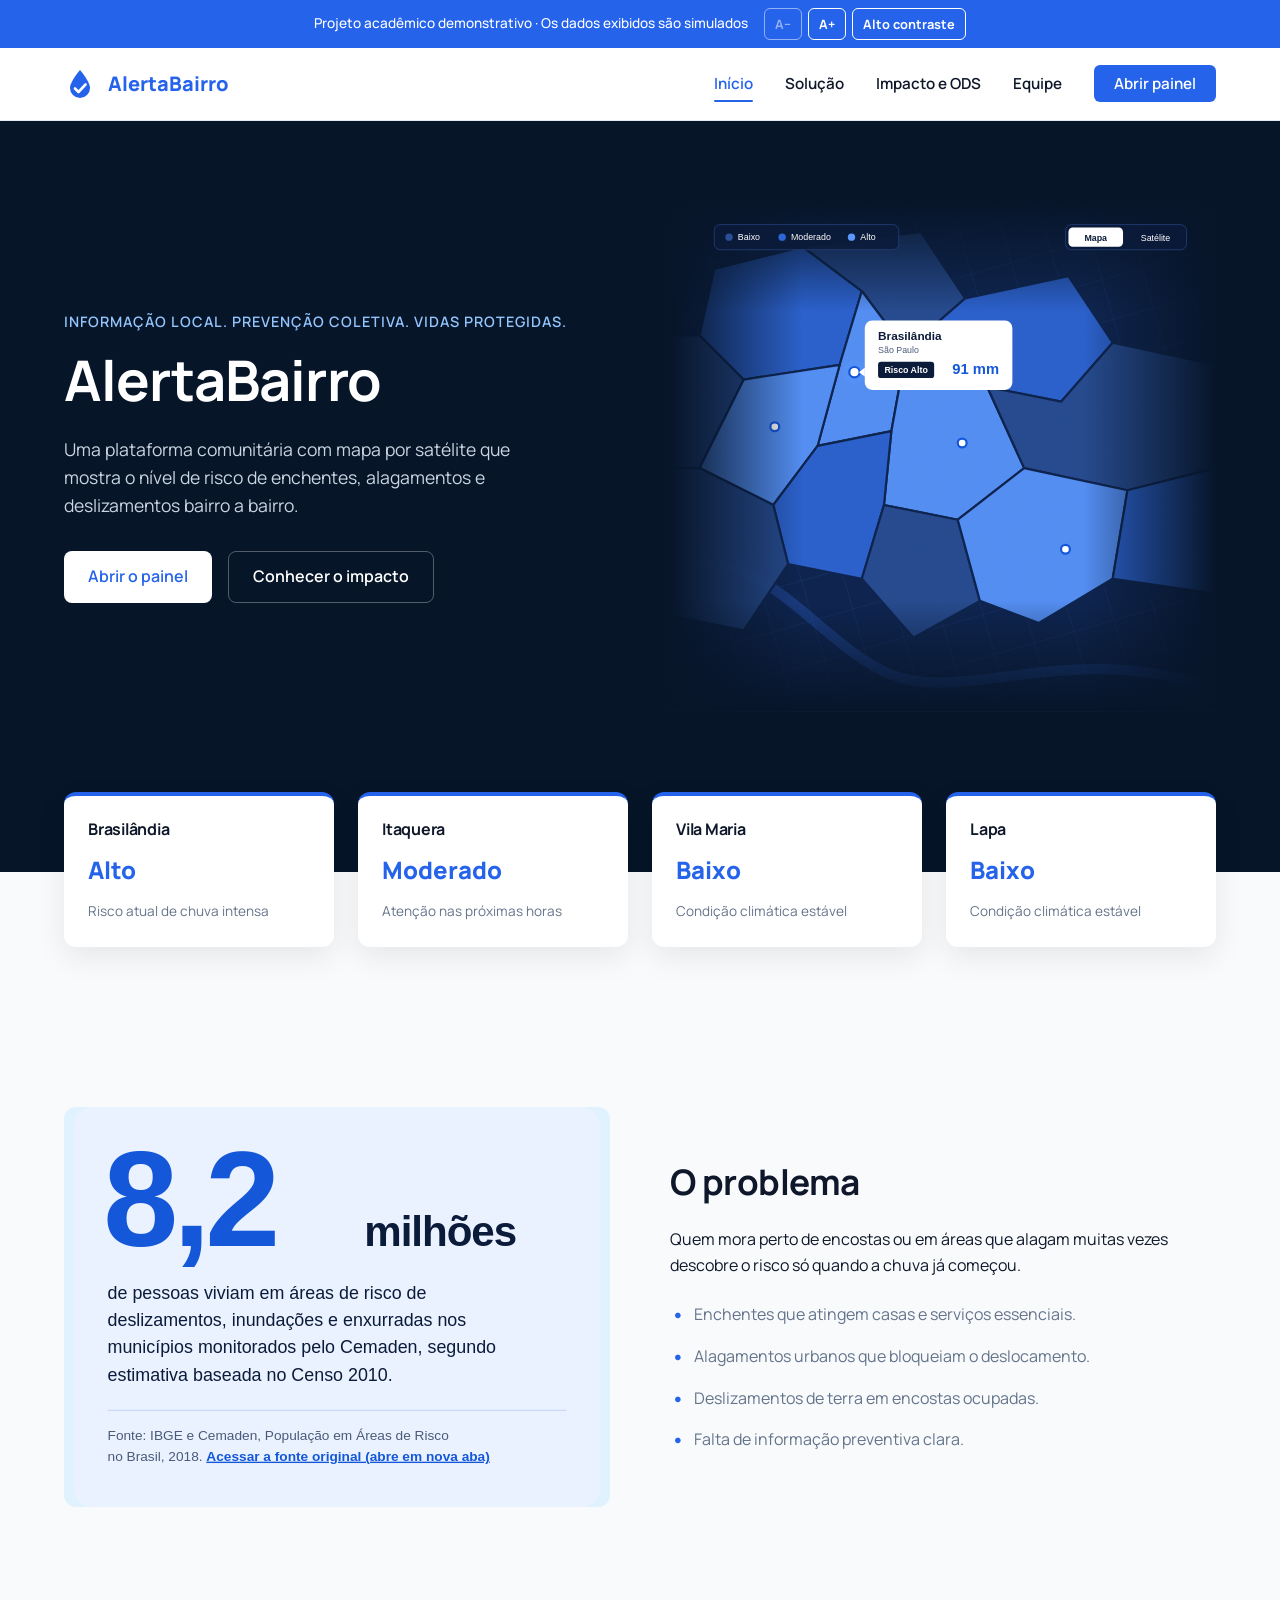
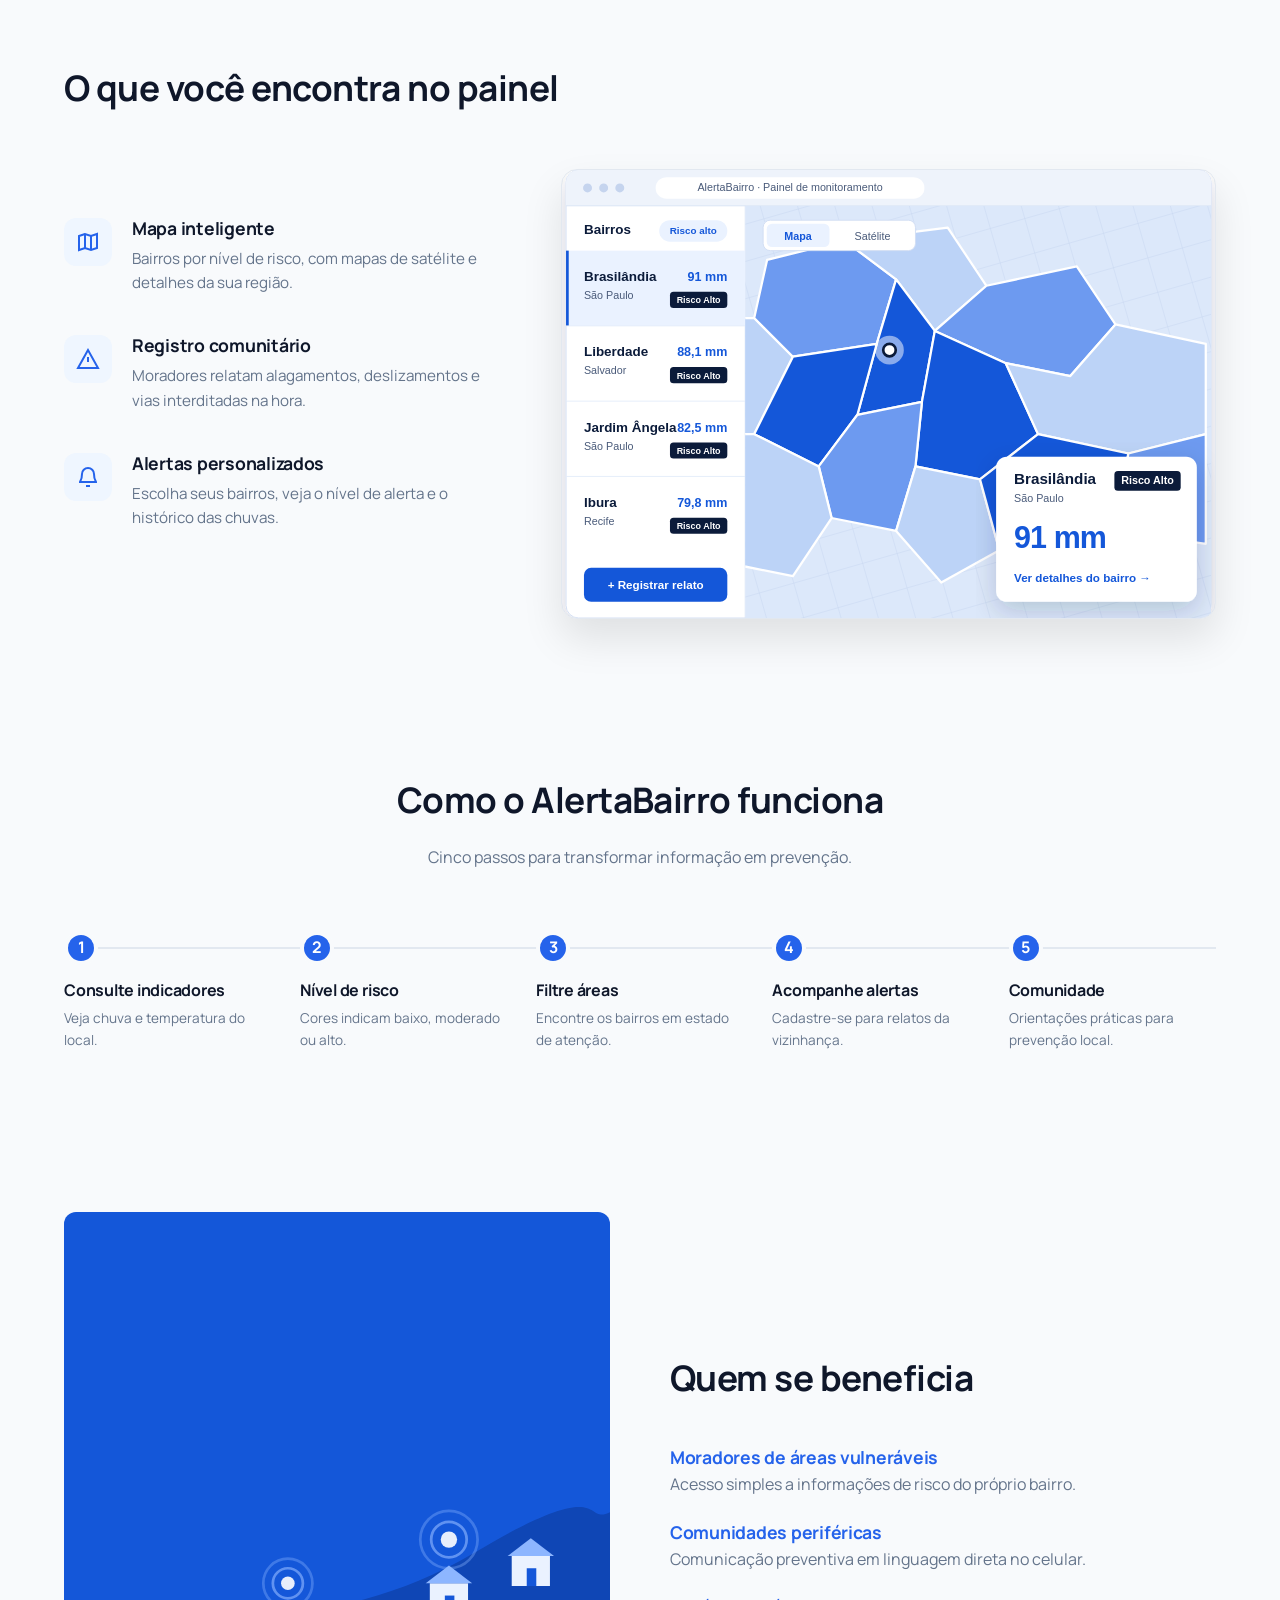
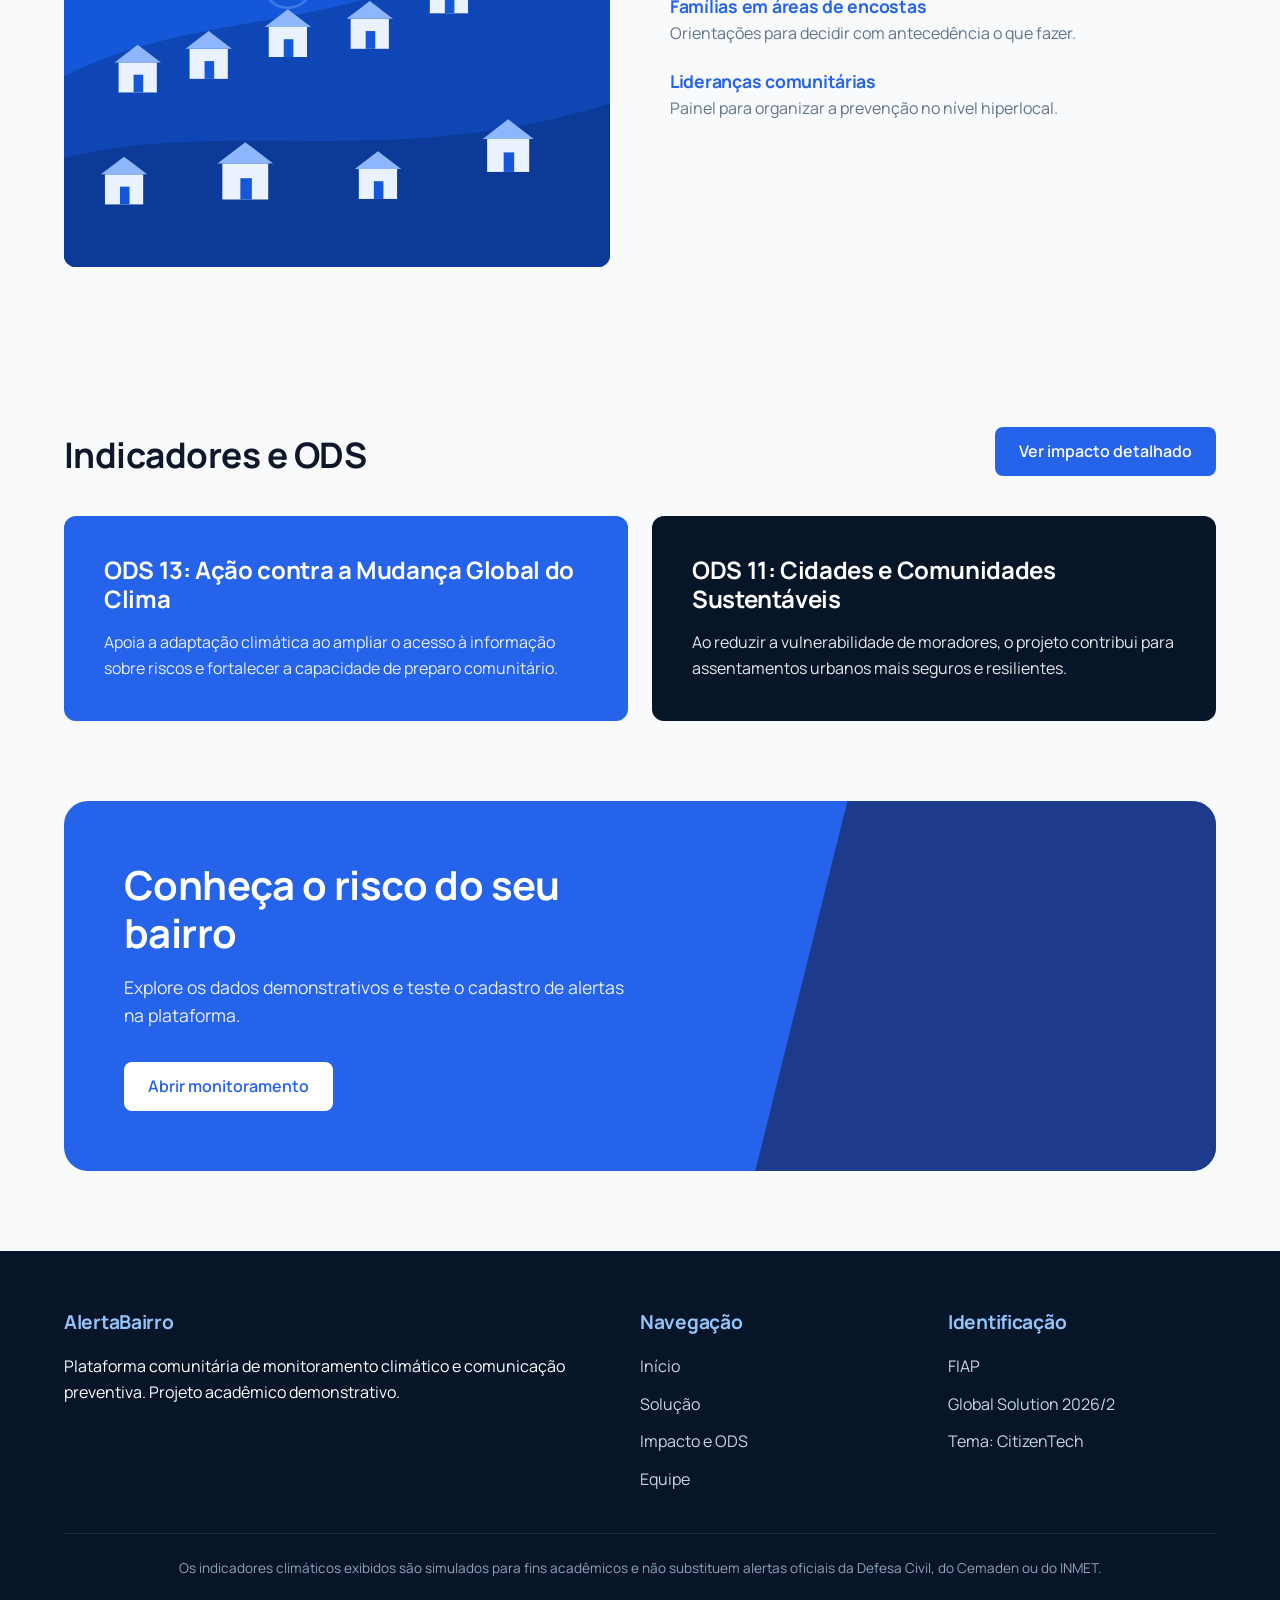
<file: index.html>
<!DOCTYPE html>
<html lang="pt-BR">

<head>
  <meta charset="UTF-8">
  <meta name="viewport" content="width=device-width, initial-scale=1">
  <title>AlertaBairro | Informação local, prevenção coletiva</title>
  <meta name="description"
    content="AlertaBairro: plataforma comunitária de monitoramento climático e comunicação preventiva sobre enchentes, alagamentos e deslizamentos. Projeto acadêmico FIAP.">
  <link rel="preconnect" href="https://fonts.googleapis.com">
  <link rel="preconnect" href="https://fonts.gstatic.com" crossorigin>
  <link href="https://fonts.googleapis.com/css2?family=Manrope:wght@400;500;600;700;800&display=swap" rel="stylesheet">
  <link rel="icon" type="image/svg+xml" href="img/favicon.svg">
  <link rel="stylesheet" href="css/index/style.css">
  <link rel="stylesheet" href="css/paginas.css">
  <link rel="stylesheet" href="css/acessibilidade.css">
  <script src="js/main.js" defer></script>
  <script src="js/acessibilidade.js" defer></script>
</head>

<body>

  <a class="skip-link" href="#conteudo">Ir para o conteúdo principal</a>

  <!-- ICONS SPRITE (mantido o seu original) -->
  <svg class="sprite" aria-hidden="true" focusable="false">
    <symbol id="i-map" viewBox="0 0 24 24">
      <path d="M9 4L3 6v14l6-2 6 2 6-2V4l-6 2-6-2z" />
      <path d="M9 4v14" />
      <path d="M15 6v14" />
    </symbol>
    <symbol id="i-alert" viewBox="0 0 24 24">
      <path d="M12 3L2 21h20L12 3z" />
      <path d="M12 10v5" />
      <path d="M12 18h.01" />
    </symbol>
    <symbol id="i-bell" viewBox="0 0 24 24">
      <path d="M6 9a6 6 0 0 1 12 0c0 6 2 7 2 8H4c0-1 2-2 2-8z" />
      <path d="M10 21h4" />
    </symbol>
  </svg>

  <div class="notice-bar">Projeto acadêmico demonstrativo · Os dados exibidos são simulados</div>

  <header class="site-header">
    <div class="container header-inner">
      <a class="brand" href="index.html" aria-label="AlertaBairro, página inicial">
        <svg viewBox="0 0 32 32" aria-hidden="true" focusable="false">
          <path d="M16 2C16 2 6 13.5 6 20a10 10 0 0 0 20 0C26 13.5 16 2 16 2Z" fill="#2563eb" />
          <path d="M11 20.5l3.5 3.5 7-7.5" fill="none" stroke="#fff" stroke-width="2.6" stroke-linecap="round"
            stroke-linejoin="round" />
        </svg>
        <span>AlertaBairro</span>
      </a>
      <button class="menu-toggle" id="menu-toggle" type="button" aria-expanded="false" aria-controls="menu-principal">
        <span class="sr-only">Abrir menu</span>
        <svg class="icon" viewBox="0 0 24 24" aria-hidden="true" focusable="false"><path d="M4 6h16M4 12h16M4 18h16"/></svg>
      </button>
      <nav aria-label="Navegação principal">
        <ul class="menu" id="menu-principal">
          <li><a href="index.html" aria-current="page">Início</a></li>
          <li><a href="solucao.html">Solução</a></li>
          <li><a href="impacto.html">Impacto e ODS</a></li>
          <li><a href="equipe.html">Equipe</a></li>
          <li><a class="menu-cta" href="solucao.html">Abrir painel</a></li>
        </ul>
      </nav>
    </div>
  </header>

  <main id="conteudo">

    <!-- HERO -->
    <section class="hero">
      <div class="container hero-grid">
        <div>
          <p class="hero-tagline">Informação local. Prevenção coletiva. Vidas protegidas.</p>
          <h1>AlertaBairro</h1>
          <p class="lead">Uma plataforma comunitária com mapa por satélite que mostra o nível de risco de enchentes,
            alagamentos e deslizamentos bairro a bairro.</p>
          <div class="btn-row">
            <a class="btn btn-light" href="solucao.html">Abrir o painel</a>
            <a class="btn btn-outline" href="impacto.html">Conhecer o impacto</a>
          </div>
        </div>
        <svg viewBox="700 108 740 692" width="100%" height="100%" preserveAspectRatio="xMidYMid slice"
          xmlns="http://www.w3.org/2000/svg" aria-hidden="true" focusable="false">
          <defs>
            <pattern id="gridD" width="56" height="56" patternUnits="userSpaceOnUse" patternTransform="rotate(-16)">
              <path d="M56 0H0V56" fill="none" stroke="#1C3A72" stroke-width="1" />
            </pattern>
            <!-- Gradientes para o Fade nas 4 bordas (usando a cor de fundo do site #071529) -->
            <linearGradient id="fadeL" x1="0" x2="1" y1="0" y2="0">
              <stop offset="0" stop-color="#071529" stop-opacity="1" />
              <stop offset="1" stop-color="#071529" stop-opacity="0" />
            </linearGradient>
            <linearGradient id="fadeR" x1="1" x2="0" y1="0" y2="0">
              <stop offset="0" stop-color="#071529" stop-opacity="1" />
              <stop offset="1" stop-color="#071529" stop-opacity="0" />
            </linearGradient>
            <linearGradient id="fadeT" x1="0" x2="0" y1="0" y2="1">
              <stop offset="0" stop-color="#071529" stop-opacity="1" />
              <stop offset="1" stop-color="#071529" stop-opacity="0" />
            </linearGradient>
            <linearGradient id="fadeB" x1="0" x2="0" y1="1" y2="0">
              <stop offset="0" stop-color="#071529" stop-opacity="1" />
              <stop offset="1" stop-color="#071529" stop-opacity="0" />
            </linearGradient>
          </defs>

          <rect x="700" y="108" width="740" height="692" fill="#0F2550" />
          <rect x="700" y="108" width="740" height="692" fill="url(#gridD)" />

          <path d="M700,610 C820,560 900,710 1000,750 S1250,700 1440,770" fill="none" stroke="#2F66D6" stroke-width="14"
            opacity=".35" />
          <g stroke="#0F2550" stroke-width="3" stroke-linejoin="round" fill-opacity=".92">
            <polygon points="700,290 740,290 800,350 740,470 700,470" fill="#2A4F94" />
            <polygon points="740,290 760,200 880,170 960,230 930,330 800,350" fill="#2F66D6" />
            <polygon points="880,170 1040,150 1100,240 1020,310 960,230" fill="#2A4F94" />
            <polygon points="960,230 1020,310 1000,420 900,440 930,330" fill="#5B97FF" />
            <polygon points="800,350 930,330 900,440 840,520 740,470" fill="#5B97FF" />
            <polygon points="1100,240 1240,210 1300,300 1230,380 1130,360 1020,310" fill="#2F66D6" />
            <polygon points="1000,420 1020,310 1130,360 1180,470 1090,540 990,520" fill="#5B97FF" />
            <polygon points="1230,380 1300,300 1440,330 1440,470 1320,500 1180,470 1130,360" fill="#2A4F94" />
            <polygon points="900,440 1000,420 990,520 960,620 860,600 840,520" fill="#2F66D6" />
            <polygon points="990,520 1090,540 1120,650 1030,700 960,620" fill="#2A4F94" />
            <polygon points="1090,540 1180,470 1320,500 1300,620 1200,680 1120,650" fill="#5B97FF" />
            <polygon points="700,470 740,470 840,520 860,600 800,690 700,670" fill="#2A4F94" />
            <polygon points="1320,500 1440,470 1440,640 1300,620" fill="#2F66D6" />
          </g>

          <!-- Pins -->
          <g>
            <circle cx="950" cy="340" r="16" fill="#5B97FF" opacity=".3" />
            <circle cx="950" cy="340" r="7" fill="#FFFFFF" stroke="#1457D9" stroke-width="3" />
            <circle cx="842" cy="414" r="6" fill="#FFFFFF" stroke="#1457D9" stroke-width="3" />
            <circle cx="1096" cy="436" r="6" fill="#FFFFFF" stroke="#1457D9" stroke-width="3" />
            <circle cx="1236" cy="580" r="6" fill="#FFFFFF" stroke="#1457D9" stroke-width="3" />
          </g>

          <!-- Efeito de Fade nas bordas (aplicado por cima do mapa) -->
          <rect x="700" y="108" width="180" height="692" fill="url(#fadeL)" />
          <rect x="1260" y="108" width="180" height="692" fill="url(#fadeR)" />
          <rect x="700" y="108" width="740" height="150" fill="url(#fadeT)" />
          <rect x="700" y="650" width="740" height="150" fill="url(#fadeB)" />

          <!-- Legenda -->
          <rect x="760" y="140" width="250" height="34" rx="8" fill="#0B1B3A" fill-opacity=".85" stroke="#27447F" />
          <circle cx="780" cy="157" r="5" fill="#2A4F94" /><text x="792" y="161" font-size="12" fill="#FFFFFF"
            font-family="sans-serif">Baixo</text>
          <circle cx="852" cy="157" r="5" fill="#2F66D6" /><text x="864" y="161" font-size="12" fill="#FFFFFF"
            font-family="sans-serif">Moderado</text>
          <circle cx="946" cy="157" r="5" fill="#5B97FF" /><text x="958" y="161" font-size="12" fill="#FFFFFF"
            font-family="sans-serif">Alto</text>

          <!-- Botão Layer (Mapa/Satélite) -->
          <rect x="1236" y="140" width="164" height="34" rx="8" fill="#0B1B3A" fill-opacity=".85" stroke="#27447F" />
          <rect x="1240" y="144" width="74" height="26" rx="6" fill="#FFFFFF" />
          <text x="1277" y="162" text-anchor="middle" font-size="12" font-weight="600" fill="#0B1B3A"
            font-family="sans-serif">Mapa</text>
          <text x="1358" y="162" text-anchor="middle" font-size="12" fill="#FFFFFF"
            font-family="sans-serif">Satélite</text>

          <!-- Tooltip Brasilândia -->
          <polygon points="964,334 956,340 964,346" fill="#FFFFFF" />
          <rect x="964" y="270" width="200" height="94" rx="10" fill="#FFFFFF" />
          <text x="982" y="296" font-size="16" font-weight="700" fill="#0B1B3A"
            font-family="sans-serif">Brasilândia</text>
          <text x="982" y="314" font-size="12" fill="#4A5B7A" font-family="sans-serif">São Paulo</text>
          <rect x="982" y="326" width="76" height="22" rx="4" fill="#0B1B3A" />
          <text x="1020" y="341" text-anchor="middle" font-size="12" font-weight="600" fill="#FFFFFF"
            font-family="sans-serif">Risco Alto</text>
          <text x="1146" y="343" text-anchor="end" font-size="20" font-weight="800" fill="#1457D9"
            font-family="sans-serif">91 mm</text>
        </svg>
      </div>
    </section>

    <!-- CARDS SOBREPOSTOS -->
    <div class="container hero-overlap">
      <div class="overlap-grid">
        <div class="overlap-card">
          <h4>Brasilândia</h4>
          <span class="stat">Alto</span>
          <p>Risco atual de chuva intensa</p>
        </div>
        <div class="overlap-card">
          <h4>Itaquera</h4>
          <span class="stat">Moderado</span>
          <p>Atenção nas próximas horas</p>
        </div>
        <div class="overlap-card">
          <h4>Vila Maria</h4>
          <span class="stat">Baixo</span>
          <p>Condição climática estável</p>
        </div>
        <div class="overlap-card">
          <h4>Lapa</h4>
          <span class="stat">Baixo</span>
          <p>Condição climática estável</p>
        </div>
      </div>
    </div>

    <!-- O PROBLEMA -->
    <section class="section">
      <div class="container problem-grid">
        <div class="problem-visual">
          <svg viewBox="120 980 500 380" width="100%" height="100%" xmlns="http://www.w3.org/2000/svg" role="group"
            aria-label="Dado real: 8,2 milhões de pessoas viviam em áreas de risco. Fonte: IBGE e Cemaden, 2018">
            <rect x="120" y="980" width="500" height="380" rx="18" fill="#EAF2FF" />
            <text x="148" y="1112" font-size="128" font-weight="800" fill="#1457D9" letter-spacing="-5"
              font-family="sans-serif">8,2</text>
            <text x="396" y="1112" font-size="40" font-weight="700" fill="#0B1B3A" letter-spacing="-1"
              font-family="sans-serif">milhões</text>
            <g font-size="17" fill="#0B1B3A" font-family="sans-serif">
              <text x="152" y="1162">de pessoas viviam em áreas de risco de</text>
              <text x="152" y="1188">deslizamentos, inundações e enxurradas nos</text>
              <text x="152" y="1214">municípios monitorados pelo Cemaden, segundo</text>
              <text x="152" y="1240">estimativa baseada no Censo 2010.</text>
            </g>
            <line x1="152" y1="1268" x2="588" y2="1268" stroke="#BFD2F2" />
            <text x="152" y="1296" font-size="13" fill="#4A5B7A" font-family="sans-serif">Fonte: IBGE e Cemaden,
              População em Áreas de Risco</text>
            <text x="152" y="1316" font-size="13" fill="#4A5B7A" font-family="sans-serif">no Brasil, 2018.
              <a href="https://www.ibge.gov.br/apps/populacaoareasderisco/" target="_blank" rel="noopener noreferrer">
                <tspan fill="#1457D9" text-decoration="underline" font-weight="600">Acessar a
                  fonte original (abre em nova aba)</tspan>
              </a>
            </text>
          </svg>
        </div>
        <div>
          <h2 class="section-title">O problema</h2>
          <p>Quem mora perto de encostas ou em áreas que alagam muitas vezes descobre o risco só quando a chuva já
            começou.</p>
          <ul class="problem-list">
            <li>Enchentes que atingem casas e serviços essenciais.</li>
            <li>Alagamentos urbanos que bloqueiam o deslocamento.</li>
            <li>Deslizamentos de terra em encostas ocupadas.</li>
            <li>Falta de informação preventiva clara.</li>
          </ul>

          
      </div>
    </section>

    <!-- O QUE VOCÊ ENCONTRA -->
    <section class="section">
      <div class="container">
        <h2 class="section-title text-center mb-60">O que você encontra no painel</h2>
        <div class="features-grid">
          <div>
            <div class="feature-item">
              <div class="icon-box"><svg aria-hidden="true" focusable="false">
                  <use href="#i-map" />
                </svg></div>
              <div>
                <h3>Mapa inteligente</h3>
                <p>Bairros por nível de risco, com mapas de satélite e detalhes da sua região.</p>
              </div>
            </div>
            <div class="feature-item">
              <div class="icon-box"><svg aria-hidden="true" focusable="false">
                  <use href="#i-alert" />
                </svg></div>
              <div>
                <h3>Registro comunitário</h3>
                <p>Moradores relatam alagamentos, deslizamentos e vias interditadas na hora.</p>
              </div>
            </div>
            <div class="feature-item">
              <div class="icon-box"><svg aria-hidden="true" focusable="false">
                  <use href="#i-bell" />
                </svg></div>
              <div>
                <h3>Alertas personalizados</h3>
                <p>Escolha seus bairros, veja o nível de alerta e o histórico das chuvas.</p>
              </div>
            </div>
          </div>
          <div class="features-mockup">
            <svg viewBox="600 1500 720 500" width="100%" height="auto" xmlns="http://www.w3.org/2000/svg" aria-hidden="true" focusable="false">
              <defs>
                <filter id="shMock" x="-10%" y="-10%" width="120%" height="130%">
                  <feDropShadow dx="0" dy="10" stdDeviation="14" flood-color="#0B1B3A" flood-opacity=".18" />
                </filter>
                <clipPath id="mapMock">
                  <rect x="800" y="1540" width="520" height="460" />
                </clipPath>
                <pattern id="gridL" width="40" height="40" patternUnits="userSpaceOnUse" patternTransform="rotate(-16)">
                  <path d="M40 0H0V40" fill="none" stroke="#C5D6F1" stroke-width="1" />
                </pattern>
              </defs>

              <rect x="600" y="1500" width="720" height="500" rx="14" fill="#FFFFFF" stroke="#D0DDF3"
                filter="url(#shMock)" />
              <path d="M600,1540 V1514 A14,14 0 0 1 614,1500 H1306 A14,14 0 0 1 1320,1514 V1540 Z" fill="#EEF3FB" />
              <circle cx="624" cy="1520" r="5" fill="#C5D4EE" />
              <circle cx="642" cy="1520" r="5" fill="#C5D4EE" />
              <circle cx="660" cy="1520" r="5" fill="#C5D4EE" />
              <rect x="700" y="1508" width="300" height="24" rx="12" fill="#FFFFFF" />
              <text x="850" y="1524" text-anchor="middle" font-size="12" fill="#4A5B7A"
                font-family="sans-serif">AlertaBairro · Painel de monitoramento</text>
              <line x1="600" y1="1540" x2="1320" y2="1540" stroke="#D8E3F5" />
              <line x1="800" y1="1540" x2="800" y2="2000" stroke="#D8E3F5" />

              <!-- Lista lateral -->
              <text x="620" y="1572" font-size="15" font-weight="700" fill="#0B1B3A"
                font-family="sans-serif">Bairros</text>
              <rect x="704" y="1556" width="76" height="24" rx="12" fill="#EAF2FF" />
              <text x="742" y="1572" text-anchor="middle" font-size="11" font-weight="600" fill="#1457D9"
                font-family="sans-serif">Risco alto</text>

              <rect x="600" y="1590" width="200" height="84" fill="#EAF2FF" />
              <rect x="600" y="1590" width="3" height="84" fill="#1457D9" />
              <text x="620" y="1624" font-size="15" font-weight="700" fill="#0B1B3A"
                font-family="sans-serif">Brasilândia</text>
              <text x="620" y="1644" font-size="12" fill="#4A5B7A" font-family="sans-serif">São Paulo</text>
              <text x="780" y="1624" text-anchor="end" font-size="14" font-weight="700" fill="#1457D9"
                font-family="sans-serif">91 mm</text>
              <rect x="716" y="1636" width="64" height="18" rx="4" fill="#0B1B3A" /><text x="748" y="1649"
                text-anchor="middle" font-size="10" font-weight="600" fill="#FFFFFF" font-family="sans-serif">Risco
                Alto</text>

              <line x1="600" y1="1674" x2="800" y2="1674" stroke="#E3ECFA" />
              <text x="620" y="1708" font-size="15" font-weight="700" fill="#0B1B3A"
                font-family="sans-serif">Liberdade</text>
              <text x="620" y="1728" font-size="12" fill="#4A5B7A" font-family="sans-serif">Salvador</text>
              <text x="780" y="1708" text-anchor="end" font-size="14" font-weight="700" fill="#1457D9"
                font-family="sans-serif">88,1 mm</text>
              <rect x="716" y="1720" width="64" height="18" rx="4" fill="#0B1B3A" /><text x="748" y="1733"
                text-anchor="middle" font-size="10" font-weight="600" fill="#FFFFFF" font-family="sans-serif">Risco
                Alto</text>

              <line x1="600" y1="1758" x2="800" y2="1758" stroke="#E3ECFA" />
              <text x="620" y="1792" font-size="15" font-weight="700" fill="#0B1B3A" font-family="sans-serif">Jardim
                Ângela</text>
              <text x="620" y="1812" font-size="12" fill="#4A5B7A" font-family="sans-serif">São Paulo</text>
              <text x="780" y="1792" text-anchor="end" font-size="14" font-weight="700" fill="#1457D9"
                font-family="sans-serif">82,5 mm</text>
              <rect x="716" y="1804" width="64" height="18" rx="4" fill="#0B1B3A" /><text x="748" y="1817"
                text-anchor="middle" font-size="10" font-weight="600" fill="#FFFFFF" font-family="sans-serif">Risco
                Alto</text>

              <line x1="600" y1="1842" x2="800" y2="1842" stroke="#E3ECFA" />
              <text x="620" y="1876" font-size="15" font-weight="700" fill="#0B1B3A"
                font-family="sans-serif">Ibura</text>
              <text x="620" y="1896" font-size="12" fill="#4A5B7A" font-family="sans-serif">Recife</text>
              <text x="780" y="1876" text-anchor="end" font-size="14" font-weight="700" fill="#1457D9"
                font-family="sans-serif">79,8 mm</text>
              <rect x="716" y="1888" width="64" height="18" rx="4" fill="#0B1B3A" /><text x="748" y="1901"
                text-anchor="middle" font-size="10" font-weight="600" fill="#FFFFFF" font-family="sans-serif">Risco
                Alto</text>

              <rect x="620" y="1944" width="160" height="38" rx="8" fill="#1457D9" />
              <text x="700" y="1968" text-anchor="middle" font-size="13" font-weight="600" fill="#FFFFFF"
                font-family="sans-serif">+ Registrar relato</text>

              <!-- Área do Mapa -->
              <g clip-path="url(#mapMock)">
                <rect x="800" y="1540" width="520" height="460" fill="#DCE8FA" />
                <rect x="800" y="1540" width="520" height="460" fill="url(#gridL)" />
                <g transform="translate(277.2 1456.4) scale(.72)" stroke="#FFFFFF" stroke-width="3.5"
                  stroke-linejoin="round">
                  <polygon points="700,290 740,290 800,350 740,470 700,470" fill="#BCD3F7" />
                  <polygon points="740,290 760,200 880,170 960,230 930,330 800,350" fill="#6D9AF0" />
                  <polygon points="880,170 1040,150 1100,240 1020,310 960,230" fill="#BCD3F7" />
                  <polygon points="960,230 1020,310 1000,420 900,440 930,330" fill="#1457D9" />
                  <polygon points="800,350 930,330 900,440 840,520 740,470" fill="#1457D9" />
                  <polygon points="1100,240 1240,210 1300,300 1230,380 1130,360 1020,310" fill="#6D9AF0" />
                  <polygon points="1000,420 1020,310 1130,360 1180,470 1090,540 990,520" fill="#1457D9" />
                  <polygon points="1230,380 1300,300 1440,330 1440,470 1320,500 1180,470 1130,360" fill="#BCD3F7" />
                  <polygon points="900,440 1000,420 990,520 960,620 860,600 840,520" fill="#6D9AF0" />
                  <polygon points="990,520 1090,540 1120,650 1030,700 960,620" fill="#BCD3F7" />
                  <polygon points="1090,540 1180,470 1320,500 1300,620 1200,680 1120,650" fill="#1457D9" />
                  <polygon points="700,470 740,470 840,520 860,600 800,690 700,670" fill="#BCD3F7" />
                  <polygon points="1320,500 1440,470 1440,640 1300,620" fill="#6D9AF0" />
                </g>
                <circle cx="961" cy="1701" r="16" fill="#FFFFFF" opacity=".5" />
                <circle cx="961" cy="1701" r="7" fill="#FFFFFF" stroke="#0B1B3A" stroke-width="3" />
              </g>

              <!-- Controles mapa mock -->
              <rect x="820" y="1556" width="170" height="34" rx="8" fill="#FFFFFF" stroke="#D0DDF3" />
              <rect x="824" y="1560" width="70" height="26" rx="6" fill="#EAF2FF" />
              <text x="859" y="1578" text-anchor="middle" font-size="12" font-weight="600" fill="#1457D9"
                font-family="sans-serif">Mapa</text>
              <text x="942" y="1578" text-anchor="middle" font-size="12" fill="#4A5B7A"
                font-family="sans-serif">Satélite</text>

              <!-- Card do Mockup -->
              <rect x="1080" y="1820" width="224" height="162" rx="12" fill="#FFFFFF" filter="url(#shMock)" />
              <text x="1100" y="1850" font-size="17" font-weight="700" fill="#0B1B3A"
                font-family="sans-serif">Brasilândia</text>
              <text x="1100" y="1870" font-size="12" fill="#4A5B7A" font-family="sans-serif">São Paulo</text>
              <rect x="1212" y="1836" width="74" height="22" rx="4" fill="#0B1B3A" />
              <text x="1249" y="1851" text-anchor="middle" font-size="12" font-weight="600" fill="#FFFFFF"
                font-family="sans-serif">Risco Alto</text>
              <text x="1100" y="1922" font-size="34" font-weight="800" fill="#1457D9" letter-spacing="-1"
                font-family="sans-serif">91 mm</text>
              <text x="1100" y="1960" font-size="13" font-weight="600" fill="#1457D9" font-family="sans-serif">Ver
                detalhes do bairro →</text>
            </svg>
          </div>
        </div>
      </div>
    </section>

    <!-- COMO FUNCIONA (Timeline) -->
    <section class="section steps-section">
      <div class="container">
        <h2 class="section-title">Como o AlertaBairro funciona</h2>
        <p class="texto-apoio">Cinco passos para transformar informação em prevenção.
        </p>

        <div class="timeline">
          <div class="step">
            <div class="step-dot">1</div>
            <h4>Consulte indicadores</h4>
            <p>Veja chuva e temperatura do local.</p>
          </div>
          <div class="step">
            <div class="step-dot">2</div>
            <h4>Nível de risco</h4>
            <p>Cores indicam baixo, moderado ou alto.</p>
          </div>
          <div class="step">
            <div class="step-dot">3</div>
            <h4>Filtre áreas</h4>
            <p>Encontre os bairros em estado de atenção.</p>
          </div>
          <div class="step">
            <div class="step-dot">4</div>
            <h4>Acompanhe alertas</h4>
            <p>Cadastre-se para relatos da vizinhança.</p>
          </div>
          <div class="step">
            <div class="step-dot">5</div>
            <h4>Comunidade</h4>
            <p>Orientações práticas para prevenção local.</p>
          </div>
        </div>
      </div>
    </section>

    <!-- QUEM SE BENEFICIA -->
    <section class="section">
      <div class="container bene-grid">
        <svg viewBox="120 2700 400 480" width="100%" height="100%" preserveAspectRatio="xMidYMid slice"
          xmlns="http://www.w3.org/2000/svg" class="svg-arredondado" aria-hidden="true" focusable="false">
          <defs>
            <g id="house">
              <rect x="0" y="0" width="28" height="22" fill="#EAF2FF" />
              <polygon points="-3,0 14,-13 31,0" fill="#8DB6FF" />
              <rect x="11" y="9" width="7" height="13" fill="#1457D9" />
            </g>
          </defs>
          <rect x="120" y="2700" width="400" height="480" fill="#1457D9" />
          <path d="M120,3180 V3040 C220,2990 320,3010 420,2950 S500,2930 520,2920 V3180 Z" fill="#0F46B5" />
          <path d="M120,3180 V3100 C240,3070 360,3110 520,3060 V3180 Z" fill="#0B3A98" />
          <use href="#house" transform="translate(160 3030)" />
          <use href="#house" transform="translate(212 3020)" />
          <use href="#house" transform="translate(270 3004)" />
          <use href="#house" transform="translate(330 2998)" />
          <use href="#house" transform="translate(388 2972)" />
          <use href="#house" transform="translate(448 2952)" />
          <use href="#house" transform="translate(150 3112)" />
          <use href="#house" transform="translate(236 3104) scale(1.2)" />
          <use href="#house" transform="translate(336 3108)" />
          <use href="#house" transform="translate(430 3086) scale(1.1)" />
          <g fill="none" stroke="#8DB6FF" stroke-width="2" opacity=".9">
            <circle cx="402" cy="2940" r="6" fill="#FFFFFF" stroke="none" />
            <circle cx="402" cy="2940" r="13" opacity=".7" />
            <circle cx="402" cy="2940" r="21" opacity=".4" />
            <circle cx="284" cy="2972" r="5" fill="#FFFFFF" stroke="none" />
            <circle cx="284" cy="2972" r="11" opacity=".7" />
            <circle cx="284" cy="2972" r="18" opacity=".4" />
          </g>
        </svg>
        <div class="bene-list">
          <h2 class="section-title">Quem se beneficia</h2>
          <div class="bene-list-item">
            <h3>Moradores de áreas vulneráveis</h3>
            <p>Acesso simples a informações de risco do próprio bairro.</p>
          </div>
          <div class="bene-list-item">
            <h3>Comunidades periféricas</h3>
            <p>Comunicação preventiva em linguagem direta no celular.</p>
          </div>
          <div class="bene-list-item">
            <h3>Famílias em áreas de encostas</h3>
            <p>Orientações para decidir com antecedência o que fazer.</p>
          </div>
          <div class="bene-list-item">
            <h3>Lideranças comunitárias</h3>
            <p>Painel para organizar a prevenção no nível hiperlocal.</p>
          </div>
        </div>
      </div>
    </section>

    <!-- ODS -->
    <section class="section">
      <div class="container">
        <div class="ods-header">
          <div>
            <h2 class="section-title mb-0">Indicadores e ODS</h2>
          </div>
          <a class="btn btn-primary" href="impacto.html">Ver impacto detalhado</a>
        </div>

        <div class="ods-grid">
          <div class="ods-card blue">
            <h3>ODS 13: Ação contra a Mudança Global do Clima</h3>
            <p>Apoia a adaptação climática ao ampliar o acesso à informação sobre riscos e fortalecer a capacidade de
              preparo comunitário.</p>
          </div>
          <div class="ods-card dark">
            <h3>ODS 11: Cidades e Comunidades Sustentáveis</h3>
            <p>Ao reduzir a vulnerabilidade de moradores, o projeto contribui para assentamentos urbanos mais seguros e
              resilientes.</p>
          </div>
        </div>
      </div>
    </section>

    <!-- CTA FOOTER -->
    <section class="section pt-0">
      <div class="container">
        <div class="cta-banner">
          <div class="cta-content">
            <h2>Conheça o risco do seu bairro</h2>
            <p>Explore os dados demonstrativos e teste o cadastro de alertas na plataforma.</p>
            <a class="btn btn-light" href="solucao.html">Abrir monitoramento</a>
          </div>
          <div class="cta-graphic"></div>
        </div>
      </div>
    </section>
  </main>

  <footer class="site-footer">
    <div class="container">
      <div class="footer-grid">
        <div>
          <h2>AlertaBairro</h2>
          <p>Plataforma comunitária de monitoramento climático e comunicação preventiva. Projeto acadêmico
            demonstrativo.</p>
        </div>
        <nav aria-label="Navegação">
          <h2>Navegação</h2>
          <ul class="footer-links">
            <li><a href="index.html">Início</a></li>
            <li><a href="solucao.html">Solução</a></li>
            <li><a href="impacto.html">Impacto e ODS</a></li>
            <li><a href="equipe.html">Equipe</a></li>
          </ul>
        </nav>
        <div>
          <h2>Identificação</h2>
          <ul class="footer-links">
            <li>FIAP</li>
            <li>Global Solution 2026/2</li>
            <li>Tema: CitizenTech</li>
          </ul>
        </div>
      </div>
      <div class="footer-note">
        <p>Os indicadores climáticos exibidos são simulados para fins acadêmicos e não substituem alertas oficiais da
          Defesa Civil, do Cemaden ou do INMET.</p>
      </div>
    </div>
  </footer>
</body>

</html>
</file>
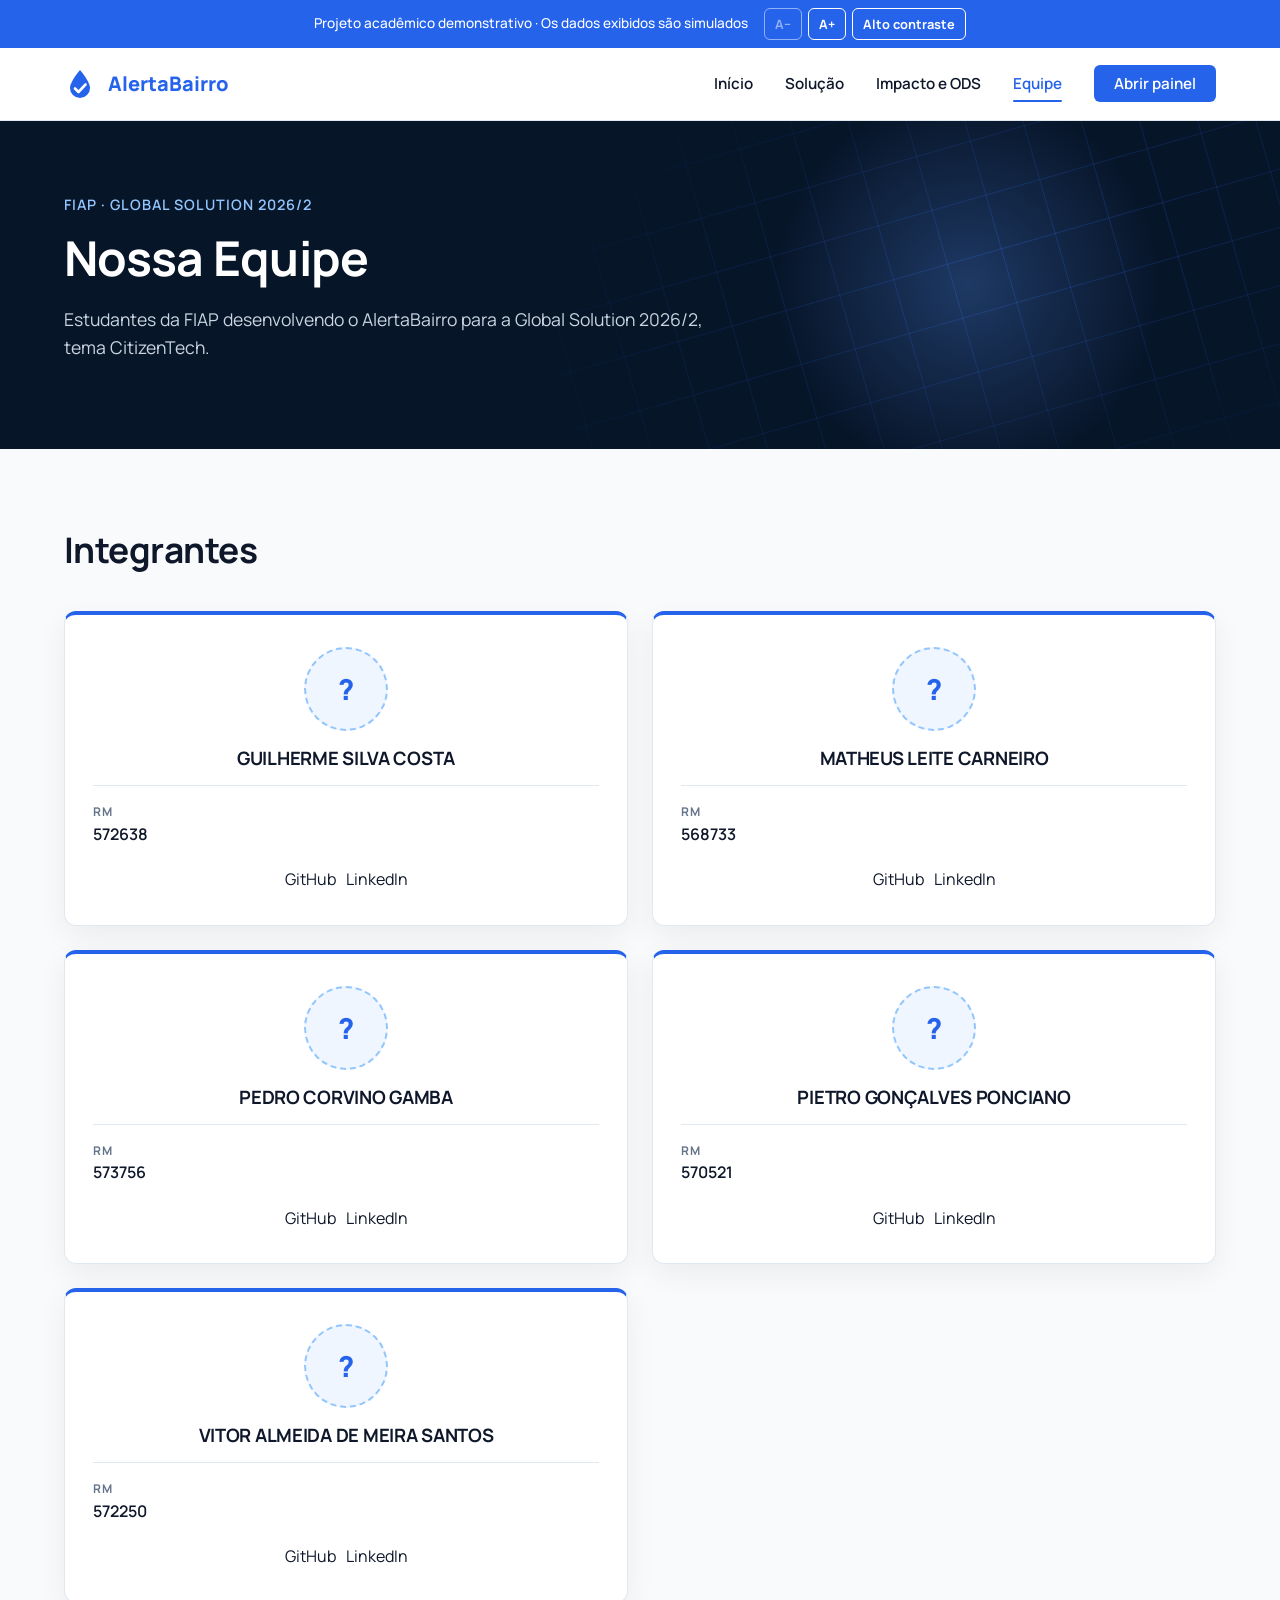
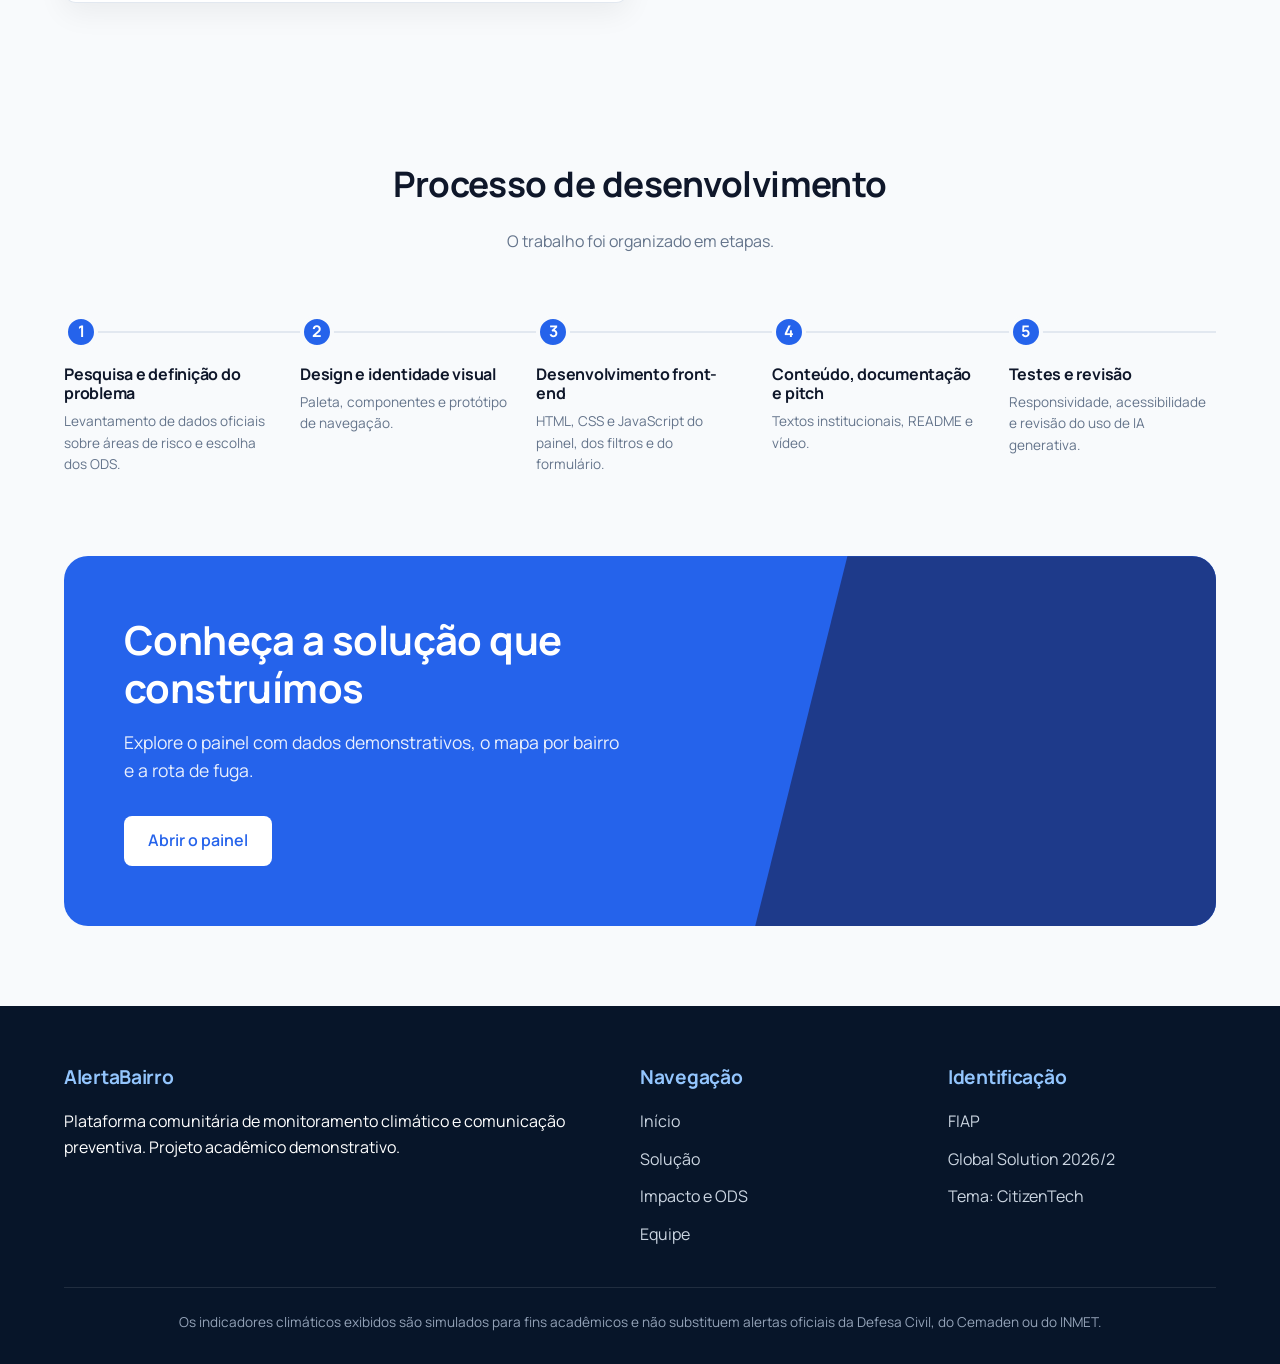
<file: equipe.html>
<!DOCTYPE html>
<html lang="pt-BR">

<head>
  <meta charset="UTF-8">
  <meta name="viewport" content="width=device-width, initial-scale=1">
  <title>Equipe | AlertaBairro</title>
  <meta name="description"
    content="Integrantes do projeto AlertaBairro e processo de desenvolvimento da Global Solution FIAP 2026/2.">
  <link rel="preconnect" href="https://fonts.googleapis.com">
  <link rel="preconnect" href="https://fonts.gstatic.com" crossorigin>
  <link href="https://fonts.googleapis.com/css2?family=Manrope:wght@400;500;600;700;800&amp;display=swap"
    rel="stylesheet">
  <link rel="icon" type="image/svg+xml" href="img/favicon.svg">
  <link rel="stylesheet" href="css/index/style.css?v=4">
  <link rel="stylesheet" href="css/paginas.css?v=4">
  <link rel="stylesheet" href="css/acessibilidade.css?v=4">
  <script src="js/main.js?v=4" defer></script>
  <script src="js/acessibilidade.js?v=4" defer></script>
</head>

<body>
  <svg class="sprite" aria-hidden="true" focusable="false">
    <symbol id="i-home" viewBox="0 0 24 24">
      <path d="M3 11l9-8 9 8" />
      <path d="M5 10v10h14V10" />
      <path d="M10 20v-6h4v6" />
    </symbol>
    <symbol id="i-activity" viewBox="0 0 24 24">
      <path d="M3 12h4l3-8 4 16 3-8h4" />
    </symbol>
    <symbol id="i-map" viewBox="0 0 24 24">
      <path d="M9 4L3 6v14l6-2 6 2 6-2V4l-6 2-6-2z" />
      <path d="M9 4v14" />
      <path d="M15 6v14" />
    </symbol>
    <symbol id="i-alert" viewBox="0 0 24 24">
      <path d="M12 3L2 21h20L12 3z" />
      <path d="M12 10v5" />
      <path d="M12 18h.01" />
    </symbol>
    <symbol id="i-bell" viewBox="0 0 24 24">
      <path d="M6 9a6 6 0 0 1 12 0c0 6 2 7 2 8H4c0-1 2-2 2-8z" />
      <path d="M10 21h4" />
    </symbol>
    <symbol id="i-users" viewBox="0 0 24 24">
      <circle cx="9" cy="8" r="3.5" />
      <path d="M2 20c0-3.5 3-6 7-6s7 2.5 7 6" />
      <circle cx="17" cy="9" r="2.5" />
      <path d="M18 14c2.5.5 4 2.5 4 5" />
    </symbol>
    <symbol id="i-settings" viewBox="0 0 24 24">
      <path d="M4 6h10" />
      <path d="M18 6h2" />
      <circle cx="16" cy="6" r="2" />
      <path d="M4 12h2" />
      <path d="M10 12h10" />
      <circle cx="8" cy="12" r="2" />
      <path d="M4 18h10" />
      <path d="M18 18h2" />
      <circle cx="16" cy="18" r="2" />
    </symbol>
    <symbol id="i-search" viewBox="0 0 24 24">
      <circle cx="11" cy="11" r="7" />
      <path d="M20 20l-4-4" />
    </symbol>
    <symbol id="i-plus" viewBox="0 0 24 24">
      <path d="M12 5v14M5 12h14" />
    </symbol>
    <symbol id="i-menu" viewBox="0 0 24 24">
      <path d="M4 6h16M4 12h16M4 18h16" />
    </symbol>
    <symbol id="i-x" viewBox="0 0 24 24">
      <path d="M6 6l12 12M18 6L6 18" />
    </symbol>
    <symbol id="i-droplet" viewBox="0 0 24 24">
      <path d="M12 3s7 7.5 7 12a7 7 0 0 1-14 0c0-4.5 7-12 7-12z" />
    </symbol>
    <symbol id="i-cloud-rain" viewBox="0 0 24 24">
      <path d="M7 15a4.5 4.5 0 0 1-.5-9A6 6 0 0 1 18 7.5a4 4 0 0 1-.5 7.5H7z" />
      <path d="M8 18l-1 3M12 18l-1 3M16 18l-1 3" />
    </symbol>
    <symbol id="i-thermometer" viewBox="0 0 24 24">
      <path d="M14 14.5V5a2 2 0 0 0-4 0v9.5a4 4 0 1 0 4 0z" />
    </symbol>
    <symbol id="i-check" viewBox="0 0 24 24">
      <path d="M5 12.5l4.5 4.5L19 7" />
    </symbol>
    <symbol id="i-pin" viewBox="0 0 24 24">
      <path d="M12 21s7-6 7-11a7 7 0 0 0-14 0c0 5 7 11 7 11z" />
      <circle cx="12" cy="10" r="2.5" />
    </symbol>
    <symbol id="i-shield" viewBox="0 0 24 24">
      <path d="M12 3l8 3v6c0 5-3.5 8-8 9-4.5-1-8-4-8-9V6l8-3z" />
      <path d="M9 12l2 2 4-4" />
    </symbol>
    <symbol id="i-clock" viewBox="0 0 24 24">
      <circle cx="12" cy="12" r="9" />
      <path d="M12 7v5l3 2" />
    </symbol>
    <symbol id="i-info" viewBox="0 0 24 24">
      <circle cx="12" cy="12" r="9" />
      <path d="M12 11v5" />
      <path d="M12 8h.01" />
    </symbol>
    <symbol id="i-arrow" viewBox="0 0 24 24">
      <path d="M7 17L17 7" />
      <path d="M8 7h9v9" />
    </symbol>
    <symbol id="i-target" viewBox="0 0 24 24">
      <circle cx="12" cy="12" r="9" />
      <circle cx="12" cy="12" r="5" />
      <circle cx="12" cy="12" r="1" />
    </symbol>
    <symbol id="i-building" viewBox="0 0 24 24">
      <path d="M4 21V5l8-2v18" />
      <path d="M12 9l8 2v10" />
      <path d="M8 8h1M8 12h1M8 16h1M16 14h1M16 18h1" />
    </symbol>
    <symbol id="i-heart" viewBox="0 0 24 24">
      <path d="M12 20s-8-4.6-8-10.5A4.5 4.5 0 0 1 12 7a4.5 4.5 0 0 1 8 2.5C20 15.4 12 20 12 20z" />
    </symbol>
    <symbol id="i-book" viewBox="0 0 24 24">
      <path d="M5 4h11a3 3 0 0 1 3 3v13H8a3 3 0 0 1-3-3V4z" />
      <path d="M5 17a3 3 0 0 1 3-3h11" />
    </symbol>
  </svg>

  <a class="skip-link" href="#conteudo">Ir para o conteúdo principal</a>

  <div class="notice-bar">Projeto acadêmico demonstrativo · Os dados exibidos são simulados</div>

  <header class="site-header">
    <div class="container header-inner">
      <a class="brand" href="index.html" aria-label="AlertaBairro, página inicial">
        <svg viewBox="0 0 32 32" aria-hidden="true" focusable="false">
          <path d="M16 2C16 2 6 13.5 6 20a10 10 0 0 0 20 0C26 13.5 16 2 16 2Z" fill="#2563eb" />
          <path d="M11 20.5l3.5 3.5 7-7.5" fill="none" stroke="#fff" stroke-width="2.6" stroke-linecap="round"
            stroke-linejoin="round" />
        </svg>
        <span>AlertaBairro</span>
      </a>
      <button class="menu-toggle" id="menu-toggle" type="button" aria-expanded="false" aria-controls="menu-principal">
        <span class="sr-only">Abrir menu</span>
        <svg class="icon" viewBox="0 0 24 24" aria-hidden="true" focusable="false">
          <path d="M4 6h16M4 12h16M4 18h16" />
        </svg>
      </button>
      <nav aria-label="Navegação principal">
        <ul class="menu" id="menu-principal">
          <li><a href="index.html">Início</a></li>
          <li><a href="solucao.html">Solução</a></li>
          <li><a href="impacto.html">Impacto e ODS</a></li>
          <li><a href="equipe.html" aria-current="page">Equipe</a></li>
          <li><a class="menu-cta" href="solucao.html">Abrir painel</a></li>
        </ul>
      </nav>
    </div>
  </header>

  <main id="conteudo">

    <section class="page-hero" aria-labelledby="titulo-equipe">
      <div class="container">
        <p class="hero-tagline">FIAP · Global Solution 2026/2</p>
        <h1 id="titulo-equipe">Nossa Equipe</h1>
        <p class="lead">Estudantes da FIAP desenvolvendo o AlertaBairro para a Global Solution 2026/2, tema CitizenTech.
        </p>
      </div>
    </section>

    <section class="section" aria-labelledby="titulo-integrantes">
      <div class="container">
        <div class="section-head">
          <h2 class="section-title" id="titulo-integrantes">Integrantes</h2>
        </div>
        <div class="grid grid-2">
          <article class="team-card">
            <div class="avatar" role="img" aria-label="Avatar de Guilherme">?</div>
            <h3>GUILHERME SILVA COSTA</h3>
            <dl>
              <dt>RM</dt>
              <dd>572638</dd>
            </dl>
            <div class="team-links">
              <a href="https://github.com/guilhermescosta-dev" target="_blank" rel="noopener noreferrer">GitHub</a>
              <a href="https://www.linkedin.com/in/guilherme-silva-costa/" target="_blank"
                rel="noopener noreferrer">LinkedIn</a>
            </div>
          </article>

          <article class="team-card">
            <div class="avatar" role="img" aria-label="Avatar de Matheus">?</div>
            <h3>MATHEUS LEITE CARNEIRO</h3>
            <dl>
              <dt>RM</dt>
              <dd>568733</dd>
            </dl>
            <div class="team-links">
              <a href="https://github.com/MatheusLeiteCarneiro" target="_blank" rel="noopener noreferrer">GitHub</a>
              <a href="https://www.linkedin.com/in/matheusleitecarneiro/" target="_blank"
                rel="noopener noreferrer">LinkedIn</a>
            </div>
          </article>

          <article class="team-card">
            <div class="avatar" role="img" aria-label="Avatar de Pedro">?</div>
            <h3>PEDRO CORVINO GAMBA</h3>
            <dl>
              <dt>RM</dt>
              <dd>573756</dd>
            </dl>
            <div class="team-links">
              <a href="https://github.com/pedrocgamba-a11y" target="_blank" rel="noopener noreferrer">GitHub</a>
              <a href="https://www.linkedin.com/in/pedro-gamba-312402408/" target="_blank"
                rel="noopener noreferrer">LinkedIn</a>
            </div>
          </article>

          <article class="team-card">
            <div class="avatar" role="img" aria-label="Avatar de Pietro">?</div>
            <h3>PIETRO GONÇALVES PONCIANO</h3>
            <dl>
              <dt>RM</dt>
              <dd>570521</dd>
            </dl>
            <div class="team-links">
              <a href="https://github.com/PietroPonciano" target="_blank" rel="noopener noreferrer">GitHub</a>
              <a href="https://www.linkedin.com/in/pietro-gonçalves-ponciano/" target="_blank"
                rel="noopener noreferrer">LinkedIn</a>
            </div>
          </article>

          <article class="team-card">
            <div class="avatar" role="img" aria-label="Avatar de Vitor">?</div>
            <h3>VITOR ALMEIDA DE MEIRA SANTOS</h3>
            <dl>
              <dt>RM</dt>
              <dd>572250</dd>
            </dl>
            <div class="team-links">
              <a href="https://github.com/VitorAMS-Dev" target="_blank" rel="noopener noreferrer">GitHub</a>
              <a href="https://www.linkedin.com/in/vitor-almeida-de-meira-santos/" target="_blank"
                rel="noopener noreferrer">LinkedIn</a>
            </div>
          </article>
        </div>
      </div>
    </section>

    <section class="section steps-section" aria-labelledby="titulo-processo">
      <div class="container">
        <h2 class="section-title" id="titulo-processo">Processo de desenvolvimento</h2>
        <p class="section-sub">O trabalho foi organizado em etapas.</p>

        <div class="timeline">
          <div class="step">
            <div class="step-dot">1</div>
            <h4>Pesquisa e definição do problema</h4>
            <p>Levantamento de dados oficiais sobre áreas de risco e escolha dos ODS.</p>
          </div>
          <div class="step">
            <div class="step-dot">2</div>
            <h4>Design e identidade visual</h4>
            <p>Paleta, componentes e protótipo de navegação.</p>

          </div>
          <div class="step">
            <div class="step-dot">3</div>
            <h4>Desenvolvimento front-end</h4>
            <p>HTML, CSS e JavaScript do painel, dos filtros e do formulário.</p>

          </div>
          <div class="step">
            <div class="step-dot">4</div>
            <h4>Conteúdo, documentação e pitch</h4>
            <p>Textos institucionais, README e vídeo.</p>

          </div>
          <div class="step">
            <div class="step-dot">5</div>
            <h4>Testes e revisão</h4>
            <p>Responsividade, acessibilidade e revisão do uso de IA generativa.</p>

          </div>
        </div>
      </div>
    </section>

    <section class="section cta-section">
      <div class="container">
        <div class="cta-banner">
          <div class="cta-content">
            <h2>Conheça a solução que construímos</h2>
            <p>Explore o painel com dados demonstrativos, o mapa por bairro e a rota de fuga.</p>
            <a class="btn btn-light" href="solucao.html">Abrir o painel</a>
          </div>
          <div class="cta-graphic"></div>
        </div>
      </div>
    </section>
  </main>

  <footer class="site-footer">
    <div class="container">
      <div class="footer-grid">
        <div>
          <h2>AlertaBairro</h2>
          <p>Plataforma comunitária de monitoramento climático e comunicação preventiva. Projeto acadêmico
            demonstrativo.</p>
        </div>
        <nav aria-label="Navegação do rodapé">
          <h2>Navegação</h2>
          <ul class="footer-links">
            <li><a href="index.html">Início</a></li>
            <li><a href="solucao.html">Solução</a></li>
            <li><a href="impacto.html">Impacto e ODS</a></li>
            <li><a href="equipe.html">Equipe</a></li>
          </ul>
        </nav>
        <div>
          <h2>Identificação</h2>
          <ul class="footer-links">
            <li>FIAP</li>
            <li>Global Solution 2026/2</li>
            <li>Tema: CitizenTech</li>
          </ul>
        </div>
      </div>
      <div class="footer-note">
        <p>Os indicadores climáticos exibidos são simulados para fins acadêmicos e não substituem alertas oficiais da
          Defesa Civil, do Cemaden ou do INMET.</p>
      </div>
    </div>
  </footer>
</body>

</html>
</file>
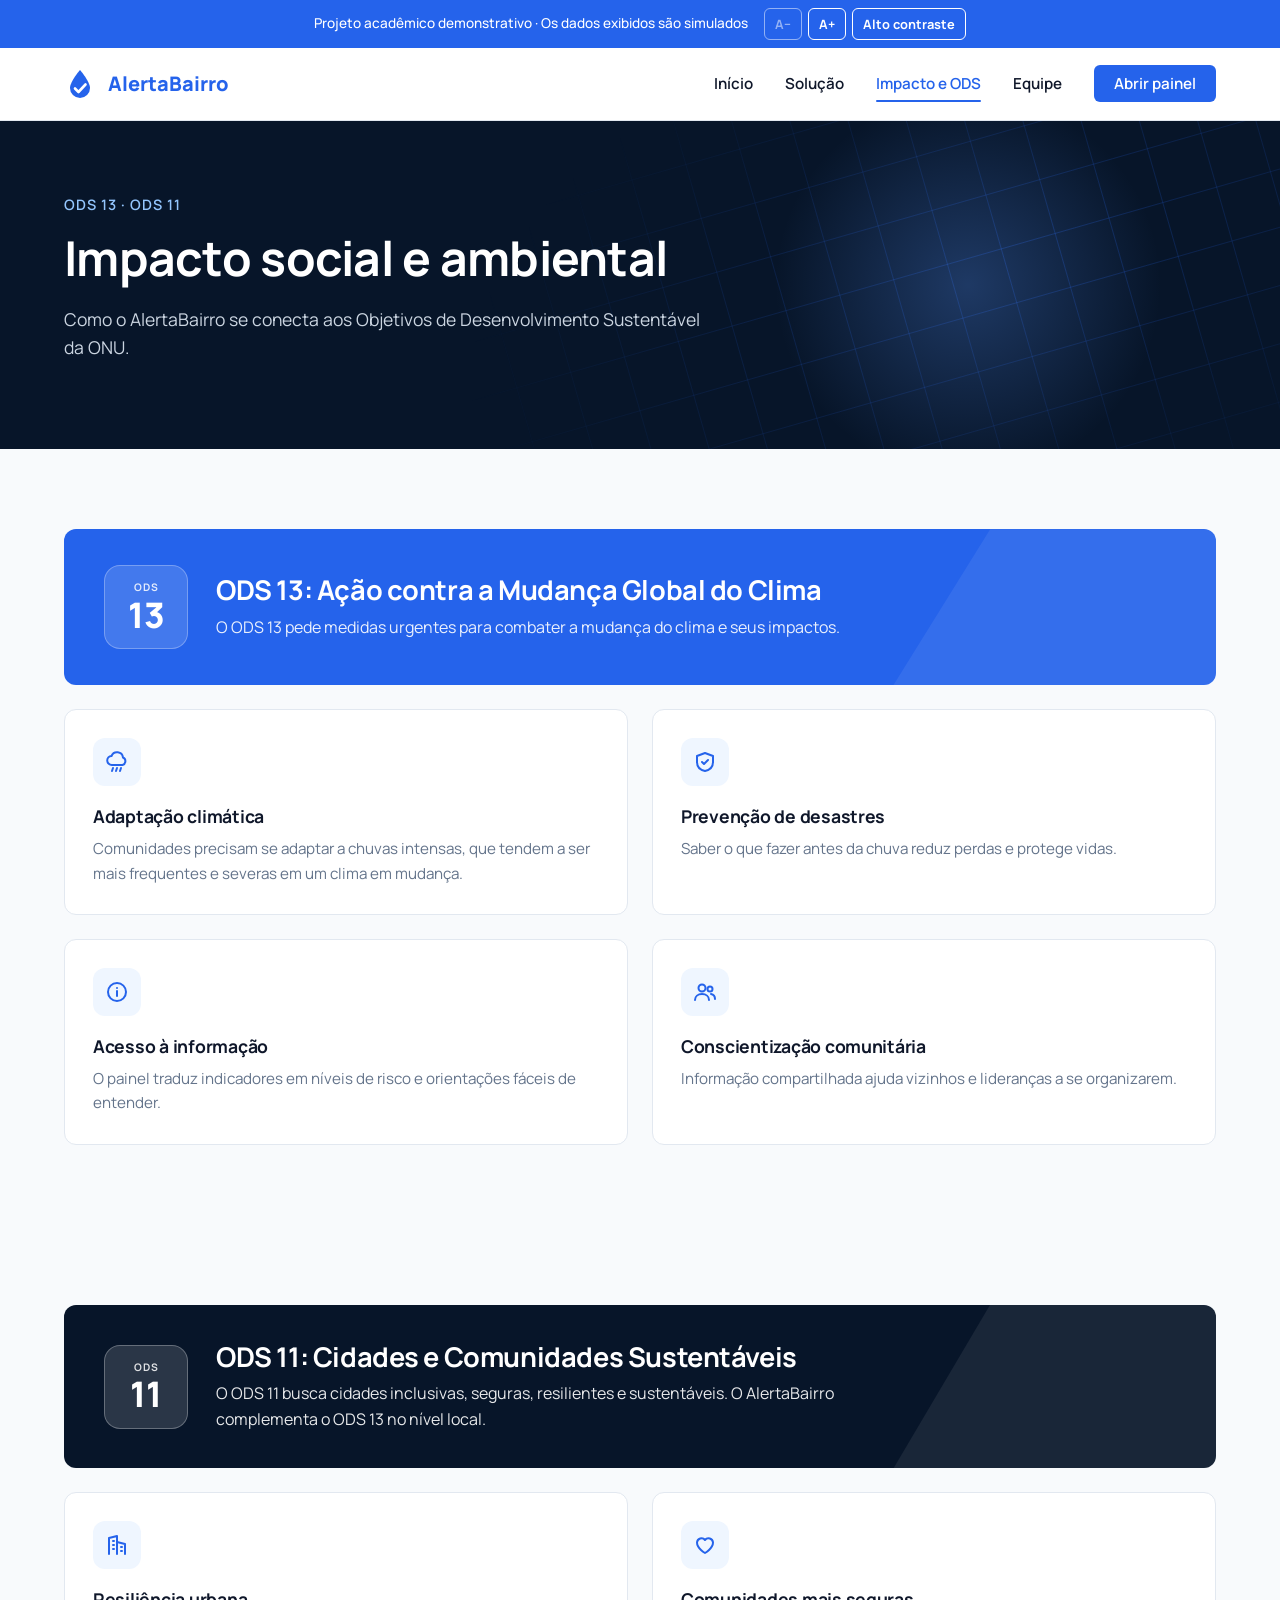
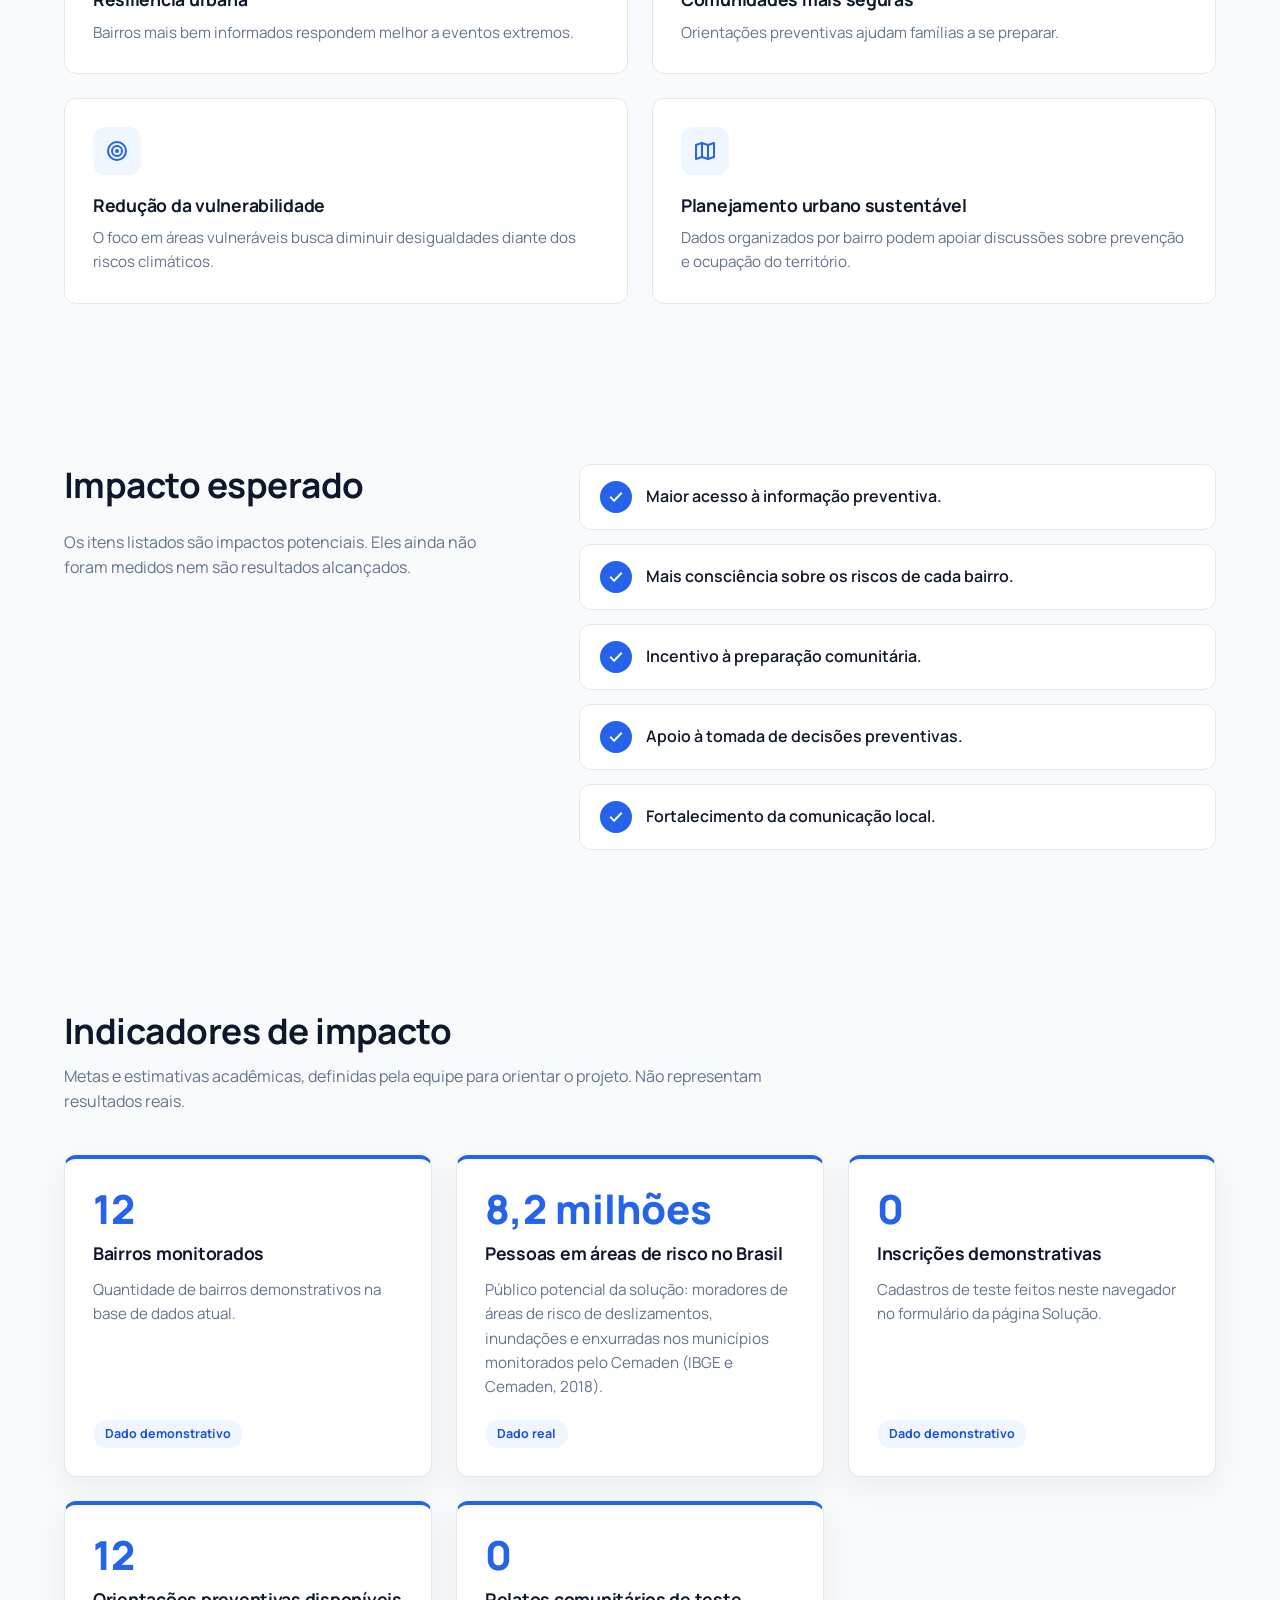
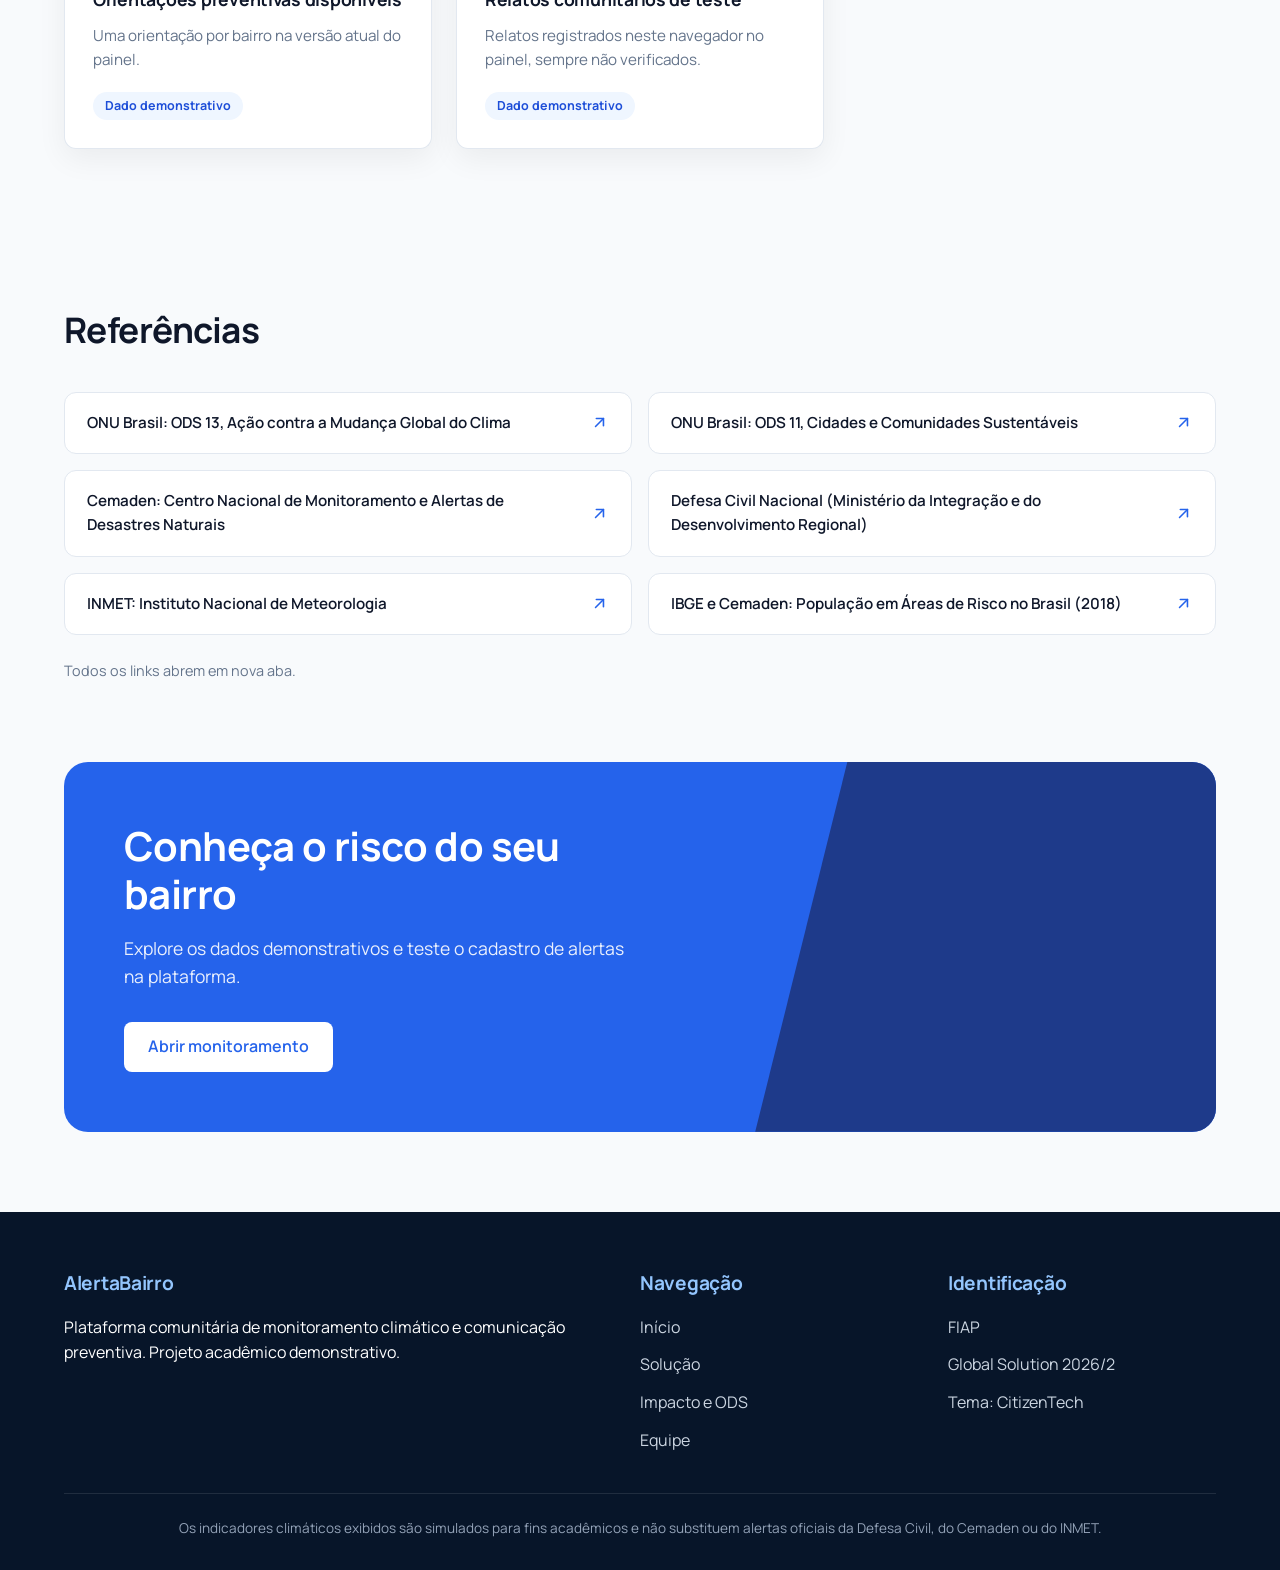
<file: impacto.html>
<!DOCTYPE html>
<html lang="pt-BR">

<head>
  <meta charset="UTF-8">
  <meta name="viewport" content="width=device-width, initial-scale=1">
  <title>Impacto e ODS | AlertaBairro</title>
  <meta name="description" content="Impacto social e ambiental do AlertaBairro e sua relação com o ODS 13 (Ação contra a Mudança Global do Clima) e o ODS 11 (Cidades e Comunidades Sustentáveis).">
  <link rel="preconnect" href="https://fonts.googleapis.com">
  <link rel="preconnect" href="https://fonts.gstatic.com" crossorigin>
  <link href="https://fonts.googleapis.com/css2?family=Manrope:wght@400;500;600;700;800&amp;display=swap" rel="stylesheet">
  <link rel="icon" type="image/svg+xml" href="img/favicon.svg">
  <link rel="stylesheet" href="css/index/style.css?v=4">
  <link rel="stylesheet" href="css/paginas.css?v=4">
  <link rel="stylesheet" href="css/acessibilidade.css?v=4">
  <script src="js/main.js?v=4" defer></script>
  <script src="js/acessibilidade.js?v=4" defer></script>
</head>

<body>
  <svg class="sprite" aria-hidden="true" focusable="false">
    <symbol id="i-home" viewBox="0 0 24 24"><path d="M3 11l9-8 9 8"/><path d="M5 10v10h14V10"/><path d="M10 20v-6h4v6"/></symbol>
    <symbol id="i-activity" viewBox="0 0 24 24"><path d="M3 12h4l3-8 4 16 3-8h4"/></symbol>
    <symbol id="i-map" viewBox="0 0 24 24"><path d="M9 4L3 6v14l6-2 6 2 6-2V4l-6 2-6-2z"/><path d="M9 4v14"/><path d="M15 6v14"/></symbol>
    <symbol id="i-alert" viewBox="0 0 24 24"><path d="M12 3L2 21h20L12 3z"/><path d="M12 10v5"/><path d="M12 18h.01"/></symbol>
    <symbol id="i-bell" viewBox="0 0 24 24"><path d="M6 9a6 6 0 0 1 12 0c0 6 2 7 2 8H4c0-1 2-2 2-8z"/><path d="M10 21h4"/></symbol>
    <symbol id="i-users" viewBox="0 0 24 24"><circle cx="9" cy="8" r="3.5"/><path d="M2 20c0-3.5 3-6 7-6s7 2.5 7 6"/><circle cx="17" cy="9" r="2.5"/><path d="M18 14c2.5.5 4 2.5 4 5"/></symbol>
    <symbol id="i-settings" viewBox="0 0 24 24"><path d="M4 6h10"/><path d="M18 6h2"/><circle cx="16" cy="6" r="2"/><path d="M4 12h2"/><path d="M10 12h10"/><circle cx="8" cy="12" r="2"/><path d="M4 18h10"/><path d="M18 18h2"/><circle cx="16" cy="18" r="2"/></symbol>
    <symbol id="i-search" viewBox="0 0 24 24"><circle cx="11" cy="11" r="7"/><path d="M20 20l-4-4"/></symbol>
    <symbol id="i-plus" viewBox="0 0 24 24"><path d="M12 5v14M5 12h14"/></symbol>
    <symbol id="i-menu" viewBox="0 0 24 24"><path d="M4 6h16M4 12h16M4 18h16"/></symbol>
    <symbol id="i-x" viewBox="0 0 24 24"><path d="M6 6l12 12M18 6L6 18"/></symbol>
    <symbol id="i-droplet" viewBox="0 0 24 24"><path d="M12 3s7 7.5 7 12a7 7 0 0 1-14 0c0-4.5 7-12 7-12z"/></symbol>
    <symbol id="i-cloud-rain" viewBox="0 0 24 24"><path d="M7 15a4.5 4.5 0 0 1-.5-9A6 6 0 0 1 18 7.5a4 4 0 0 1-.5 7.5H7z"/><path d="M8 18l-1 3M12 18l-1 3M16 18l-1 3"/></symbol>
    <symbol id="i-thermometer" viewBox="0 0 24 24"><path d="M14 14.5V5a2 2 0 0 0-4 0v9.5a4 4 0 1 0 4 0z"/></symbol>
    <symbol id="i-check" viewBox="0 0 24 24"><path d="M5 12.5l4.5 4.5L19 7"/></symbol>
    <symbol id="i-pin" viewBox="0 0 24 24"><path d="M12 21s7-6 7-11a7 7 0 0 0-14 0c0 5 7 11 7 11z"/><circle cx="12" cy="10" r="2.5"/></symbol>
    <symbol id="i-shield" viewBox="0 0 24 24"><path d="M12 3l8 3v6c0 5-3.5 8-8 9-4.5-1-8-4-8-9V6l8-3z"/><path d="M9 12l2 2 4-4"/></symbol>
    <symbol id="i-clock" viewBox="0 0 24 24"><circle cx="12" cy="12" r="9"/><path d="M12 7v5l3 2"/></symbol>
    <symbol id="i-info" viewBox="0 0 24 24"><circle cx="12" cy="12" r="9"/><path d="M12 11v5"/><path d="M12 8h.01"/></symbol>
    <symbol id="i-arrow" viewBox="0 0 24 24"><path d="M7 17L17 7"/><path d="M8 7h9v9"/></symbol>
    <symbol id="i-target" viewBox="0 0 24 24"><circle cx="12" cy="12" r="9"/><circle cx="12" cy="12" r="5"/><circle cx="12" cy="12" r="1"/></symbol>
    <symbol id="i-building" viewBox="0 0 24 24"><path d="M4 21V5l8-2v18"/><path d="M12 9l8 2v10"/><path d="M8 8h1M8 12h1M8 16h1M16 14h1M16 18h1"/></symbol>
    <symbol id="i-heart" viewBox="0 0 24 24"><path d="M12 20s-8-4.6-8-10.5A4.5 4.5 0 0 1 12 7a4.5 4.5 0 0 1 8 2.5C20 15.4 12 20 12 20z"/></symbol>
    <symbol id="i-book" viewBox="0 0 24 24"><path d="M5 4h11a3 3 0 0 1 3 3v13H8a3 3 0 0 1-3-3V4z"/><path d="M5 17a3 3 0 0 1 3-3h11"/></symbol>
  </svg>

  <a class="skip-link" href="#conteudo">Ir para o conteúdo principal</a>

  <div class="notice-bar">Projeto acadêmico demonstrativo · Os dados exibidos são simulados</div>

  <header class="site-header">
    <div class="container header-inner">
      <a class="brand" href="index.html" aria-label="AlertaBairro, página inicial">
        <svg viewBox="0 0 32 32" aria-hidden="true" focusable="false">
          <path d="M16 2C16 2 6 13.5 6 20a10 10 0 0 0 20 0C26 13.5 16 2 16 2Z" fill="#2563eb" />
          <path d="M11 20.5l3.5 3.5 7-7.5" fill="none" stroke="#fff" stroke-width="2.6" stroke-linecap="round" stroke-linejoin="round" />
        </svg>
        <span>AlertaBairro</span>
      </a>
      <button class="menu-toggle" id="menu-toggle" type="button" aria-expanded="false" aria-controls="menu-principal">
        <span class="sr-only">Abrir menu</span>
        <svg class="icon" viewBox="0 0 24 24" aria-hidden="true" focusable="false"><path d="M4 6h16M4 12h16M4 18h16"/></svg>
      </button>
      <nav aria-label="Navegação principal">
        <ul class="menu" id="menu-principal">
          <li><a href="index.html">Início</a></li>
          <li><a href="solucao.html">Solução</a></li>
          <li><a href="impacto.html" aria-current="page">Impacto e ODS</a></li>
          <li><a href="equipe.html">Equipe</a></li>
          <li><a class="menu-cta" href="solucao.html">Abrir painel</a></li>
        </ul>
      </nav>
    </div>
  </header>

  <main id="conteudo">

    <section class="page-hero" aria-labelledby="titulo-impacto">
      <div class="container">
        <p class="hero-tagline">ODS 13 · ODS 11</p>
        <h1 id="titulo-impacto">Impacto social e ambiental</h1>
        <p class="lead">Como o AlertaBairro se conecta aos Objetivos de Desenvolvimento Sustentável da ONU.</p>
      </div>
    </section>

    <section class="section" aria-labelledby="titulo-ods13">
      <div class="container">
        <div class="ods-banner blue">
          <div class="ods-num" aria-hidden="true"><small>ODS</small><strong>13</strong></div>
          <div class="ods-banner-text">
            <h2 id="titulo-ods13">ODS 13: Ação contra a Mudança Global do Clima</h2>
            <p>O ODS 13 pede medidas urgentes para combater a mudança do clima e seus impactos.</p>
          </div>
        </div>
        <div class="grid grid-2">
          <article class="info-card">
            <div class="icon-box"><svg class="icon" aria-hidden="true" focusable="false"><use href="#i-cloud-rain"/></svg></div>
            <h3>Adaptação climática</h3>
            <p>Comunidades precisam se adaptar a chuvas intensas, que tendem a ser mais frequentes e severas em um clima em mudança.</p>
          </article>
          <article class="info-card">
            <div class="icon-box"><svg class="icon" aria-hidden="true" focusable="false"><use href="#i-shield"/></svg></div>
            <h3>Prevenção de desastres</h3>
            <p>Saber o que fazer antes da chuva reduz perdas e protege vidas.</p>
          </article>
          <article class="info-card">
            <div class="icon-box"><svg class="icon" aria-hidden="true" focusable="false"><use href="#i-info"/></svg></div>
            <h3>Acesso à informação</h3>
            <p>O painel traduz indicadores em níveis de risco e orientações fáceis de entender.</p>
          </article>
          <article class="info-card">
            <div class="icon-box"><svg class="icon" aria-hidden="true" focusable="false"><use href="#i-users"/></svg></div>
            <h3>Conscientização comunitária</h3>
            <p>Informação compartilhada ajuda vizinhos e lideranças a se organizarem.</p>
          </article>
        </div>
      </div>
    </section>

    <section class="section" aria-labelledby="titulo-ods11">
      <div class="container">
        <div class="ods-banner dark">
          <div class="ods-num" aria-hidden="true"><small>ODS</small><strong>11</strong></div>
          <div class="ods-banner-text">
            <h2 id="titulo-ods11">ODS 11: Cidades e Comunidades Sustentáveis</h2>
            <p>O ODS 11 busca cidades inclusivas, seguras, resilientes e sustentáveis. O AlertaBairro complementa o ODS 13 no nível local.</p>
          </div>
        </div>
        <div class="grid grid-2">
          <article class="info-card">
            <div class="icon-box"><svg class="icon" aria-hidden="true" focusable="false"><use href="#i-building"/></svg></div>
            <h3>Resiliência urbana</h3>
            <p>Bairros mais bem informados respondem melhor a eventos extremos.</p>
          </article>
          <article class="info-card">
            <div class="icon-box"><svg class="icon" aria-hidden="true" focusable="false"><use href="#i-heart"/></svg></div>
            <h3>Comunidades mais seguras</h3>
            <p>Orientações preventivas ajudam famílias a se preparar.</p>
          </article>
          <article class="info-card">
            <div class="icon-box"><svg class="icon" aria-hidden="true" focusable="false"><use href="#i-target"/></svg></div>
            <h3>Redução da vulnerabilidade</h3>
            <p>O foco em áreas vulneráveis busca diminuir desigualdades diante dos riscos climáticos.</p>
          </article>
          <article class="info-card">
            <div class="icon-box"><svg class="icon" aria-hidden="true" focusable="false"><use href="#i-map"/></svg></div>
            <h3>Planejamento urbano sustentável</h3>
            <p>Dados organizados por bairro podem apoiar discussões sobre prevenção e ocupação do território.</p>
          </article>
        </div>
      </div>
    </section>

    <section class="section" aria-labelledby="titulo-esperado">
      <div class="container expected-grid">
        <div>
          <h2 class="section-title" id="titulo-esperado">Impacto esperado</h2>
          <p class="section-sub">Os itens listados são impactos potenciais. Eles ainda não foram medidos nem são resultados
            alcançados.</p>
        </div>
        <ul class="check-list">
            <li><span class="tick"><svg class="icon" aria-hidden="true" focusable="false"><use href="#i-check"/></svg></span>Maior acesso à informação preventiva.</li>
            <li><span class="tick"><svg class="icon" aria-hidden="true" focusable="false"><use href="#i-check"/></svg></span>Mais consciência sobre os riscos de cada bairro.</li>
            <li><span class="tick"><svg class="icon" aria-hidden="true" focusable="false"><use href="#i-check"/></svg></span>Incentivo à preparação comunitária.</li>
            <li><span class="tick"><svg class="icon" aria-hidden="true" focusable="false"><use href="#i-check"/></svg></span>Apoio à tomada de decisões preventivas.</li>
            <li><span class="tick"><svg class="icon" aria-hidden="true" focusable="false"><use href="#i-check"/></svg></span>Fortalecimento da comunicação local.</li>
        </ul>
      </div>
    </section>

    <section class="section" aria-labelledby="titulo-indicadores">
      <div class="container">
        <div class="section-head">
          <h2 class="section-title" id="titulo-indicadores">Indicadores de impacto</h2>
          <p class="section-sub">Metas e estimativas acadêmicas, definidas pela equipe para orientar o projeto. Não
            representam resultados reais.</p>
        </div>
        <div class="grid grid-3">
          <article class="info-card impact-card">
            <p class="valor" id="meta-bairros">12</p>
            <h3>Bairros monitorados</h3>
            <p>Quantidade de bairros demonstrativos na base de dados atual.</p>
            <span class="tag">Dado demonstrativo</span>
          </article>
          <article class="info-card impact-card">
            <p class="valor">8,2 milhões</p>
            <h3>Pessoas em áreas de risco no Brasil</h3>
            <p>Público potencial da solução: moradores de áreas de risco de deslizamentos, inundações e enxurradas nos municípios monitorados pelo Cemaden (IBGE e Cemaden, 2018).</p>
            <span class="tag">Dado real</span>
          </article>
          <article class="info-card impact-card">
            <p class="valor" id="meta-inscricoes">0</p>
            <h3>Inscrições demonstrativas</h3>
            <p>Cadastros de teste feitos neste navegador no formulário da página Solução.</p>
            <span class="tag">Dado demonstrativo</span>
          </article>
          <article class="info-card impact-card">
            <p class="valor">12</p>
            <h3>Orientações preventivas disponíveis</h3>
            <p>Uma orientação por bairro na versão atual do painel.</p>
            <span class="tag">Dado demonstrativo</span>
          </article>
          <article class="info-card impact-card">
            <p class="valor" id="meta-ocorrencias">0</p>
            <h3>Relatos comunitários de teste</h3>
            <p>Relatos registrados neste navegador no painel, sempre não verificados.</p>
            <span class="tag">Dado demonstrativo</span>
          </article>
        </div>
      </div>
    </section>

    <section class="section" aria-labelledby="titulo-referencias">
      <div class="container">
        <div class="section-head">
          <h2 class="section-title" id="titulo-referencias">Referências</h2>
        </div>
        <ul class="ref-list">
          <li><a href="https://brasil.un.org/pt-br/sdgs/13" target="_blank" rel="noopener noreferrer"><span>ONU Brasil: ODS 13, Ação contra a Mudança Global do Clima</span><svg class="icon" aria-hidden="true" focusable="false"><use href="#i-arrow"/></svg></a></li>
          <li><a href="https://brasil.un.org/pt-br/sdgs/11" target="_blank" rel="noopener noreferrer"><span>ONU Brasil: ODS 11, Cidades e Comunidades Sustentáveis</span><svg class="icon" aria-hidden="true" focusable="false"><use href="#i-arrow"/></svg></a></li>
          <li><a href="https://www.gov.br/cemaden" target="_blank" rel="noopener noreferrer"><span>Cemaden: Centro Nacional de Monitoramento e Alertas de Desastres Naturais</span><svg class="icon" aria-hidden="true" focusable="false"><use href="#i-arrow"/></svg></a></li>
          <li><a href="https://www.gov.br/mdr/pt-br/assuntos/protecao-e-defesa-civil" target="_blank" rel="noopener noreferrer"><span>Defesa Civil Nacional (Ministério da Integração e do Desenvolvimento Regional)</span><svg class="icon" aria-hidden="true" focusable="false"><use href="#i-arrow"/></svg></a></li>
          <li><a href="https://portal.inmet.gov.br" target="_blank" rel="noopener noreferrer"><span>INMET: Instituto Nacional de Meteorologia</span><svg class="icon" aria-hidden="true" focusable="false"><use href="#i-arrow"/></svg></a></li>
          <li><a href="https://www.ibge.gov.br/apps/populacaoareasderisco/" target="_blank" rel="noopener noreferrer"><span>IBGE e Cemaden: População em Áreas de Risco no Brasil (2018)</span><svg class="icon" aria-hidden="true" focusable="false"><use href="#i-arrow"/></svg></a></li>
        </ul>
        <p class="note-muted">Todos os links abrem em nova aba.</p>
      </div>
    </section>

    <section class="section cta-section">
      <div class="container">
        <div class="cta-banner">
          <div class="cta-content">
            <h2>Conheça o risco do seu bairro</h2>
            <p>Explore os dados demonstrativos e teste o cadastro de alertas na plataforma.</p>
            <a class="btn btn-light" href="solucao.html">Abrir monitoramento</a>
          </div>
          <div class="cta-graphic"></div>
        </div>
      </div>
    </section>
  </main>

  <footer class="site-footer">
    <div class="container">
      <div class="footer-grid">
        <div>
          <h2>AlertaBairro</h2>
          <p>Plataforma comunitária de monitoramento climático e comunicação preventiva. Projeto acadêmico
            demonstrativo.</p>
        </div>
        <nav aria-label="Navegação do rodapé">
          <h2>Navegação</h2>
          <ul class="footer-links">
            <li><a href="index.html">Início</a></li>
            <li><a href="solucao.html">Solução</a></li>
            <li><a href="impacto.html">Impacto e ODS</a></li>
            <li><a href="equipe.html">Equipe</a></li>
          </ul>
        </nav>
        <div>
          <h2>Identificação</h2>
          <ul class="footer-links">
            <li>FIAP</li>
            <li>Global Solution 2026/2</li>
            <li>Tema: CitizenTech</li>
          </ul>
        </div>
      </div>
      <div class="footer-note">
        <p>Os indicadores climáticos exibidos são simulados para fins acadêmicos e não substituem alertas oficiais da
          Defesa Civil, do Cemaden ou do INMET.</p>
      </div>
    </div>
  </footer>
</body>

</html>
</file>
<file: css/index/style.css>
/* VARIÁVEIS DE COR E ESTILO BASE */
    :root {
      --bg-dark: #071529;
      --bg-light: #f8fafc;
      --primary: #2563eb;
      --primary-hover: #1d4ed8;
      --text-main: #0f172a;
      --text-muted: #64748b;
      --border-color: #e2e8f0;
      --card-bg: #ffffff;
      --radius: 12px;
    }

    * {
      box-sizing: border-box;
      margin: 0;
      padding: 0;
    }

    body {
      font-family: 'Manrope', sans-serif;
      color: var(--text-main);
      background-color: var(--bg-light);
      line-height: 1.6;
    }

    a {
      text-decoration: none;
      color: inherit;
    }

    ul {
      list-style: none;
    }

    .container {
      max-width: 1200px;
      margin: 0 auto;
      padding: 0 24px;
    }

    /* BOTÕES */
    .btn {
      display: inline-flex;
      align-items: center;
      justify-content: center;
      padding: 12px 24px;
      border-radius: 8px;
      font-weight: 600;
      font-size: 1rem;
      transition: all 0.3s ease;
      cursor: pointer;
    }

    .btn-primary {
      background-color: var(--primary);
      color: #fff;
      border: none;
    }

    .btn-primary:hover {
      background-color: var(--primary-hover);
    }

    .btn-light {
      background-color: #fff;
      color: var(--primary);
    }

    .btn-outline {
      border: 1px solid rgba(255, 255, 255, 0.3);
      color: #fff;
    }

    /* AVISO TOPO */
    .notice-bar {
      background: var(--primary);
      color: #fff;
      text-align: center;
      font-size: 0.85rem;
      padding: 8px;
      font-weight: 500;
    }

    /* HEADER */
    .site-header {
      background: #fff;
      border-bottom: 1px solid var(--border-color);
      position: sticky;
      top: 0;
      z-index: 100;
    }

    .header-inner {
      display: flex;
      justify-content: space-between;
      align-items: center;
      height: 72px;
    }

    .brand {
      display: flex;
      align-items: center;
      gap: 12px;
      font-weight: 800;
      font-size: 1.25rem;
      color: var(--primary);
    }

    .brand svg {
      width: 32px;
      height: 32px;
    }

    .menu {
      display: flex;
      gap: 32px;
      align-items: center;
      font-weight: 600;
      font-size: 0.95rem;
    }

    .menu-cta {
      background: var(--primary);
      color: #fff;
      padding: 8px 20px;
      border-radius: 6px;
    }

    /* HERO SECTION */
    .hero {
      background: var(--bg-dark);
      color: #fff;
      padding: 80px 0 160px;
      position: relative;
      overflow: hidden;
    }

    .hero-grid {
      display: grid;
      grid-template-columns: 1fr 1fr;
      gap: 60px;
      align-items: center;
    }

    .hero-tagline {
      color: #93c5fd;
      font-weight: 600;
      margin-bottom: 16px;
      font-size: 0.9rem;
      letter-spacing: 1px;
      text-transform: uppercase;
    }

    .hero h1 {
      font-size: 3.5rem;
      line-height: 1.1;
      margin-bottom: 24px;
    }

    .hero .lead {
      font-size: 1.1rem;
      color: #cbd5e1;
      margin-bottom: 32px;
      max-width: 90%;
    }

    .hero .btn-row {
      display: flex;
      gap: 16px;
    }

    /* Representação do Mapa Geométrico do Hero */
    .hero-map-graphic {
      width: 100%;
      height: 400px;
      background: linear-gradient(135deg, #1e3a8a 0%, #2563eb 100%);
      border-radius: 24px;
      position: relative;
      overflow: hidden;
      box-shadow: 0 20px 40px rgba(0, 0, 0, 0.3);
    }

    .hero-map-graphic::after {
      content: '';
      position: absolute;
      inset: 0;
      background-image: radial-gradient(circle at 30% 40%, rgba(255, 255, 255, 0.1) 0%, transparent 50%),
        radial-gradient(circle at 70% 60%, rgba(255, 255, 255, 0.15) 0%, transparent 40%);
    }

    /* CARDS SOBREPOSTOS (Prévia) */
    .hero-overlap {
      margin-top: -80px;
      position: relative;
      z-index: 10;
      margin-bottom: 80px;
    }

    .overlap-grid {
      display: grid;
      grid-template-columns: repeat(4, 1fr);
      gap: 24px;
    }

    .overlap-card {
      background: var(--card-bg);
      padding: 24px;
      border-radius: var(--radius);
      box-shadow: 0 10px 30px rgba(0, 0, 0, 0.08);
      display: flex;
      flex-direction: column;
      gap: 12px;
      border-top: 4px solid var(--primary);
    }

    .overlap-card h4 {
      font-size: 1rem;
      color: var(--text-main);
    }

    .overlap-card .stat {
      font-size: 1.5rem;
      font-weight: 800;
      color: var(--primary);
    }

    .overlap-card p {
      font-size: 0.85rem;
      color: var(--text-muted);
    }

    /* SEÇÕES PADRÃO ESPAÇAMENTO */
    .section {
      padding: 80px 0;
    }

    .section-title {
      font-size: 2.2rem;
      margin-bottom: 24px;
      color: var(--text-main);
    }

    /* PROBLEMA (2 Colunas) */
    .problem-grid {
      display: grid;
      grid-template-columns: 1fr 1fr;
      gap: 60px;
      align-items: center;
    }

    .problem-visual {
      background: #e0f2fe;
      border-radius: var(--radius);
      height: 400px;
      width: 100%;
    }

    .problem-list {
      margin-top: 24px;
      display: flex;
      flex-direction: column;
      gap: 16px;
    }

    .problem-list li {
      position: relative;
      padding-left: 24px;
      color: var(--text-muted);
    }

    .problem-list li::before {
      content: '•';
      color: var(--primary);
      position: absolute;
      left: 0;
      font-size: 1.5rem;
      line-height: 1;
    }

    .problem-stat {
      margin-top: 32px;
      padding-top: 32px;
      border-top: 1px solid var(--border-color);
    }

    .problem-stat .number {
      font-size: 2.5rem;
      font-weight: 800;
      color: var(--primary);
    }

    /* RECURSOS (2 Colunas com ícones e Mockup) */
    .features-grid {
      display: grid;
      grid-template-columns: 1fr 1.5fr;
      gap: 60px;
      align-items: center;
    }

    .feature-item {
      display: flex;
      gap: 20px;
      margin-bottom: 40px;
    }

    .feature-item .icon-box {
      width: 48px;
      height: 48px;
      background: #eff6ff;
      color: var(--primary);
      border-radius: 12px;
      display: flex;
      align-items: center;
      justify-content: center;
      flex-shrink: 0;
    }

    .feature-item .icon-box svg {
      width: 24px;
      height: 24px;
      fill: none;
      stroke: currentColor;
      stroke-width: 2;
    }

    .feature-item h3 {
      font-size: 1.1rem;
      margin-bottom: 8px;
    }

    .feature-item p {
      color: var(--text-muted);
      font-size: 0.95rem;
    }

    .features-mockup {
      background: #fff;
      border-radius: 16px;
      box-shadow: 0 20px 40px rgba(0, 0, 0, 0.1);
      border: 1px solid var(--border-color);
      overflow: hidden;
      height: 450px;
      position: relative;
    }

    .mockup-header {
      background: #f1f5f9;
      height: 30px;
      display: flex;
      align-items: center;
      padding: 0 16px;
      gap: 6px;
    }

    .mockup-header div {
      width: 10px;
      height: 10px;
      border-radius: 50%;
      background: #cbd5e1;
    }

    .mockup-body {
      background: #e0f2fe;
      height: calc(100% - 30px);
      position: relative;
    }

    /* PASSOS (Linha do tempo horizontal) */
    .steps-section {
      text-align: center;
    }

    .timeline {
      display: flex;
      justify-content: space-between;
      position: relative;
      margin-top: 60px;
      text-align: left;
    }

    .timeline::before {
      content: '';
      position: absolute;
      top: 16px;
      left: 0;
      right: 0;
      height: 2px;
      background: var(--border-color);
      z-index: 1;
    }

    .step {
      position: relative;
      z-index: 2;
      width: 18%;
    }

    .step-dot {
      width: 34px;
      height: 34px;
      background: var(--primary);
      color: #fff;
      border-radius: 50%;
      display: flex;
      align-items: center;
      justify-content: center;
      font-weight: 700;
      border: 4px solid var(--bg-light);
      margin-bottom: 16px;
    }

    .step h4 {
      font-size: 1rem;
      margin-bottom: 8px;
    }

    .step p {
      font-size: 0.85rem;
      color: var(--text-muted);
    }

    /* BENEFICIÁRIOS */
    .bene-grid {
      display: grid;
      grid-template-columns: 1fr 1fr;
      gap: 60px;
      align-items: center;
    }

    .bene-visual {
      background: var(--primary);
      height: 400px;
      border-radius: var(--radius);
      position: relative;
      overflow: hidden;
    }

    .bene-visual::after {
      content: '';
      position: absolute;
      bottom: 0;
      left: 0;
      right: 0;
      height: 50%;
      background: linear-gradient(transparent, rgba(0, 0, 0, 0.2));
    }

    .bene-list {
      display: flex;
      flex-direction: column;
      gap: 24px;
    }

    .bene-list-item h3 {
      font-size: 1.1rem;
      color: var(--primary);
      margin-bottom: 4px;
    }

    .bene-list-item p {
      color: var(--text-muted);
    }

    /* ODS */
    .ods-header {
      display: flex;
      justify-content: space-between;
      align-items: flex-end;
      margin-bottom: 40px;
    }

    .ods-grid {
      display: grid;
      grid-template-columns: 1fr 1fr;
      gap: 24px;
    }

    .ods-card {
      padding: 40px;
      border-radius: var(--radius);
      color: #fff;
    }

    .ods-card.blue {
      background: var(--primary);
    }

    .ods-card.dark {
      background: var(--bg-dark);
    }

    .ods-card h3 {
      font-size: 1.5rem;
      margin-bottom: 16px;
    }

    .ods-card p {
      opacity: 0.9;
    }

    /* CTA */
    .cta-banner {
      background: var(--primary);
      border-radius: 24px;
      padding: 60px;
      color: #fff;
      display: flex;
      justify-content: space-between;
      align-items: center;
      position: relative;
      overflow: hidden;
    }

    .cta-banner .cta-content {
      position: relative;
      z-index: 2;
      max-width: 500px;
    }

    .cta-banner h2 {
      font-size: 2.5rem;
      margin-bottom: 16px;
    }

    .cta-banner p {
      font-size: 1.1rem;
      margin-bottom: 32px;
      opacity: 0.9;
    }

    .cta-graphic {
      position: absolute;
      right: 0;
      top: 0;
      bottom: 0;
      width: 40%;
      background: #1e3a8a;
      clip-path: polygon(20% 0, 100% 0, 100% 100%, 0% 100%);
    }

    /* FOOTER */
    .site-footer {
      background: var(--bg-dark);
      color: #fff;
      padding: 60px 0 30px;
    }

    .footer-grid {
      display: grid;
      grid-template-columns: 2fr 1fr 1fr;
      gap: 40px;
      margin-bottom: 40px;
    }

    .footer-grid h2 {
      font-size: 1.2rem;
      margin-bottom: 20px;
      color: #93c5fd;
    }

    .footer-links {
      display: flex;
      flex-direction: column;
      gap: 12px;
      color: #cbd5e1;
    }

    .footer-note {
      border-top: 1px solid rgba(255, 255, 255, 0.1);
      padding-top: 24px;
      text-align: center;
      color: #94a3b8;
      font-size: 0.85rem;
    }

    /* RESPONSIVIDADE BÁSICA */
    @media (max-width: 768px) {
      .menu {
        display: none;
      }

      /* Necessitaria JS para mobile menu */
      .hero h1 {
        font-size: 2.5rem;
      }

      .hero-grid,
      .problem-grid,
      .features-grid,
      .bene-grid,
      .ods-grid,
      .footer-grid {
        grid-template-columns: 1fr;
        gap: 40px;
      }

      .overlap-grid {
        grid-template-columns: 1fr;
      }

      .timeline {
        flex-direction: column;
        gap: 24px;
      }

      .timeline::before {
        left: 16px;
        top: 0;
        bottom: 0;
        width: 2px;
        height: auto;
      }

      .step {
        width: 100%;
        padding-left: 50px;
      }

      .step-dot {
        position: absolute;
        left: 0;
        top: 0;
      }

      .cta-banner {
        flex-direction: column;
        text-align: center;
        padding: 40px 20px;
      }

      .cta-graphic {
        display: none;
      }
    }

    /* UTILITÁRIOS (substituem os estilos inline do HTML) */
    .mb-0 { margin-bottom: 0; }
    .mb-60 { margin-bottom: 60px; }
    .pt-0 { padding-top: 0; }
    .texto-apoio { color: var(--text-muted); margin-bottom: 40px; }
    .svg-arredondado { border-radius: 12px; }
</file>
<file: css/paginas.css>
/* ==========================================================================
   AlertaBairro — páginas internas (equipe, impacto)
   Camada sobre css/index/style.css: reaproveita tokens, header, botões,
   cards, timeline, ODS, CTA e footer do index e acrescenta apenas o que
   as páginas internas precisam (acessibilidade, menu mobile, hero interno).
   ========================================================================== */

/* ACESSIBILIDADE E UTILITÁRIOS ------------------------------------------- */
.sprite {
  position: absolute;
  width: 0;
  height: 0;
  overflow: hidden;
}

.sr-only {
  position: absolute;
  width: 1px;
  height: 1px;
  padding: 0;
  margin: -1px;
  overflow: hidden;
  clip: rect(0, 0, 0, 0);
  white-space: nowrap;
  border: 0;
}

.skip-link {
  position: absolute;
  left: 16px;
  top: -100px;
  z-index: 200;
  background: var(--bg-dark);
  color: #fff;
  padding: 10px 16px;
  border-radius: 8px;
  font-weight: 600;
}

.skip-link:focus {
  top: 12px;
}

:focus-visible {
  outline: 3px solid #f59e0b;
  outline-offset: 2px;
  border-radius: 4px;
}

.icon {
  width: 1.25em;
  height: 1.25em;
  fill: none;
  stroke: currentColor;
  stroke-width: 2;
  stroke-linecap: round;
  stroke-linejoin: round;
  flex-shrink: 0;
}

h1,
h2,
h3,
h4 {
  line-height: 1.2;
  letter-spacing: -0.015em;
}

/* HEADER: item atual e menu mobile --------------------------------------- */
.header-inner {
  position: relative;
}

.menu a:not(.menu-cta) {
  position: relative;
  padding: 4px 0;
  transition: color 0.2s ease;
}

.menu a:not(.menu-cta):hover {
  color: var(--primary);
}

.menu a[aria-current="page"]:not(.menu-cta) {
  color: var(--primary);
}

.menu a[aria-current="page"]:not(.menu-cta)::after {
  content: '';
  position: absolute;
  left: 0;
  right: 0;
  bottom: -4px;
  height: 2px;
  border-radius: 2px;
  background: var(--primary);
}

.menu-cta {
  transition: background-color 0.2s ease;
}

.menu-cta:hover {
  background: var(--primary-hover);
}

.btn-primary,
.btn-light,
.btn-outline {
  transition: all 0.3s ease;
}

.btn-light:hover {
  background: #eff6ff;
}

.btn-outline:hover {
  background: rgba(255, 255, 255, 0.1);
  border-color: rgba(255, 255, 255, 0.6);
}

.menu-toggle {
  display: none;
  width: 44px;
  height: 44px;
  align-items: center;
  justify-content: center;
  background: transparent;
  border: 1px solid var(--border-color);
  border-radius: 8px;
  color: var(--text-main);
  cursor: pointer;
}

.menu-toggle:hover {
  border-color: var(--primary);
  color: var(--primary);
}

.menu-toggle .icon {
  width: 1.4rem;
  height: 1.4rem;
}

/* HERO INTERNO ------------------------------------------------------------ */
.page-hero {
  position: relative;
  overflow: hidden;
  background: var(--bg-dark);
  color: #fff;
  padding: 72px 0 88px;
}

.page-hero::before {
  content: '';
  position: absolute;
  inset: -40% -10% -40% 35%;
  background-image:
    linear-gradient(rgba(37, 99, 235, 0.28) 1px, transparent 1px),
    linear-gradient(90deg, rgba(37, 99, 235, 0.28) 1px, transparent 1px);
  background-size: 56px 56px;
  transform: rotate(-16deg);
  -webkit-mask-image: radial-gradient(ellipse at 60% 50%, #000 0%, transparent 70%);
  mask-image: radial-gradient(ellipse at 60% 50%, #000 0%, transparent 70%);
  pointer-events: none;
}

.page-hero::after {
  content: '';
  position: absolute;
  right: 8%;
  top: 50%;
  width: 420px;
  height: 420px;
  transform: translateY(-50%);
  background: radial-gradient(circle, rgba(91, 151, 255, 0.28) 0%, transparent 65%);
  pointer-events: none;
}

.page-hero .container {
  position: relative;
  z-index: 1;
}

.page-hero h1 {
  font-size: 3rem;
  line-height: 1.1;
  margin-bottom: 20px;
  color: #fff;
}

.page-hero .lead {
  font-size: 1.1rem;
  color: #cbd5e1;
  max-width: 640px;
}

/* SEÇÕES ------------------------------------------------------------------ */
.section-head {
  margin-bottom: 40px;
}

.section-head .section-title {
  margin-bottom: 12px;
}

.section-sub {
  color: var(--text-muted);
  max-width: 720px;
}

.steps-section .section-sub {
  margin: 0 auto 40px;
}

.callout {
  display: flex;
  gap: 14px;
  align-items: flex-start;
  background: #eff6ff;
  border: 1px solid #bfdbfe;
  border-left: 4px solid var(--primary);
  border-radius: var(--radius);
  padding: 16px 20px;
  margin-bottom: 40px;
  color: #1e3a8a;
  font-size: 0.95rem;
}

.callout .icon {
  margin-top: 2px;
  color: var(--primary);
}

.callout p {
  margin: 0;
}

/* GRADES E CARDS ---------------------------------------------------------- */
.grid {
  display: grid;
  gap: 24px;
}

.grid-2 {
  grid-template-columns: repeat(2, 1fr);
}

.grid-3 {
  grid-template-columns: repeat(3, 1fr);
}

.info-card {
  background: var(--card-bg);
  border: 1px solid var(--border-color);
  border-radius: var(--radius);
  padding: 28px;
  display: flex;
  flex-direction: column;
  gap: 4px;
  transition: transform 0.25s ease, box-shadow 0.25s ease, border-color 0.25s ease;
}

.info-card:hover {
  transform: translateY(-3px);
  box-shadow: 0 10px 30px rgba(0, 0, 0, 0.08);
  border-color: #bfdbfe;
}

.info-card .icon-box {
  width: 48px;
  height: 48px;
  background: #eff6ff;
  color: var(--primary);
  border-radius: 12px;
  display: flex;
  align-items: center;
  justify-content: center;
  margin-bottom: 16px;
}

.info-card .icon-box .icon {
  width: 24px;
  height: 24px;
}

.info-card h3 {
  font-size: 1.1rem;
  margin-bottom: 6px;
}

.info-card p {
  color: var(--text-muted);
  font-size: 0.95rem;
}

/* BANNER DE ODS (mesma linguagem dos ods-card do index) ------------------- */
.ods-banner {
  display: flex;
  gap: 28px;
  align-items: center;
  padding: 36px 40px;
  border-radius: var(--radius);
  color: #fff;
  margin-bottom: 24px;
  position: relative;
  overflow: hidden;
}

.ods-banner.blue {
  background: var(--primary);
}

.ods-banner.dark {
  background: var(--bg-dark);
}

.ods-banner::after {
  content: '';
  position: absolute;
  right: 0;
  top: 0;
  bottom: 0;
  width: 28%;
  background: rgba(255, 255, 255, 0.07);
  clip-path: polygon(30% 0, 100% 0, 100% 100%, 0% 100%);
  pointer-events: none;
}

.ods-num {
  flex-shrink: 0;
  width: 84px;
  height: 84px;
  border-radius: 16px;
  background: rgba(255, 255, 255, 0.14);
  border: 1px solid rgba(255, 255, 255, 0.28);
  display: flex;
  flex-direction: column;
  align-items: center;
  justify-content: center;
  line-height: 1;
  position: relative;
  z-index: 1;
}

.ods-num small {
  font-size: 0.65rem;
  font-weight: 700;
  letter-spacing: 1px;
  text-transform: uppercase;
  opacity: 0.85;
  margin-bottom: 4px;
}

.ods-num strong {
  font-size: 2.2rem;
  font-weight: 800;
}

.ods-banner-text {
  position: relative;
  z-index: 1;
  max-width: 640px;
}

.ods-banner h2 {
  font-size: 1.7rem;
  color: #fff;
  margin-bottom: 8px;
}

.ods-banner p {
  opacity: 0.9;
  margin: 0;
}

/* IMPACTO ESPERADO -------------------------------------------------------- */
.expected-grid {
  display: grid;
  grid-template-columns: 1fr 1.4fr;
  gap: 60px;
  align-items: start;
}

.check-list {
  display: flex;
  flex-direction: column;
  gap: 14px;
}

.check-list li {
  display: flex;
  gap: 14px;
  align-items: center;
  background: var(--card-bg);
  border: 1px solid var(--border-color);
  border-radius: var(--radius);
  padding: 16px 20px;
  font-weight: 600;
}

.check-list .tick {
  width: 32px;
  height: 32px;
  border-radius: 50%;
  background: var(--primary);
  color: #fff;
  display: flex;
  align-items: center;
  justify-content: center;
  flex-shrink: 0;
}

.check-list .tick .icon {
  width: 18px;
  height: 18px;
  stroke-width: 2.6;
}

/* INDICADORES ------------------------------------------------------------- */
.impact-card {
  border-top: 4px solid var(--primary);
  box-shadow: 0 10px 30px rgba(0, 0, 0, 0.06);
  gap: 8px;
}

.impact-card .valor {
  font-size: 2.5rem;
  font-weight: 800;
  line-height: 1.1;
  color: var(--primary);
  margin: 0 0 4px;
}

.impact-card .tag {
  align-self: flex-start;
  margin-top: auto;
  padding: 4px 12px;
  border-radius: 999px;
  background: #eff6ff;
  color: var(--primary-hover);
  font-size: 0.78rem;
  font-weight: 700;
}

.impact-card p:not(.valor) {
  margin-bottom: 12px;
}

/* REFERÊNCIAS ------------------------------------------------------------- */
.ref-list {
  display: grid;
  grid-template-columns: repeat(2, 1fr);
  gap: 16px;
  margin-bottom: 24px;
}

.ref-list a {
  display: flex;
  align-items: center;
  justify-content: space-between;
  gap: 16px;
  height: 100%;
  background: var(--card-bg);
  border: 1px solid var(--border-color);
  border-radius: var(--radius);
  padding: 18px 22px;
  font-weight: 600;
  font-size: 0.95rem;
  transition: border-color 0.25s ease, box-shadow 0.25s ease, color 0.25s ease;
}

.ref-list a:hover {
  border-color: #bfdbfe;
  color: var(--primary);
  box-shadow: 0 10px 30px rgba(0, 0, 0, 0.06);
}

.ref-list .icon {
  color: var(--primary);
}

.note-muted {
  color: var(--text-muted);
  font-size: 0.9rem;
}

/* EQUIPE ------------------------------------------------------------------ */
.team-card {
  background: var(--card-bg);
  border: 1px solid var(--border-color);
  border-top: 4px solid var(--primary);
  border-radius: var(--radius);
  padding: 32px 28px;
  box-shadow: 0 10px 30px rgba(0, 0, 0, 0.06);
  text-align: center;
}

.avatar {
  width: 84px;
  height: 84px;
  border-radius: 50%;
  margin: 0 auto 16px;
  background: #eff6ff;
  color: var(--primary);
  font-size: 1.8rem;
  font-weight: 800;
  display: flex;
  align-items: center;
  justify-content: center;
  border: 2px dashed #93c5fd;
}

.team-card h3 {
  font-size: 1.15rem;
  margin-bottom: 16px;
}

.team-card dl {
  text-align: left;
  border-top: 1px solid var(--border-color);
  padding-top: 16px;
  margin-bottom: 20px;
}

.team-card dt {
  font-size: 0.75rem;
  font-weight: 700;
  letter-spacing: 0.5px;
  text-transform: uppercase;
  color: var(--text-muted);
}

.team-card dd {
  margin: 0 0 12px;
  font-weight: 600;
}

.team-links {
  display: flex;
  justify-content: center;
  gap: 10px;
  flex-wrap: wrap;
}

.link-pendente {
  color: var(--text-muted);
  font-size: 0.82rem;
  border: 1px dashed #cbd5e1;
  border-radius: 999px;
  padding: 2px 12px;
}

/* LINHA DO TEMPO: responsável em destaque --------------------------------- */
.step .resp {
  display: inline-block;
  margin-top: 8px;
  font-size: 0.78rem;
  font-weight: 700;
  color: var(--primary-hover);
  background: #eff6ff;
  border-radius: 999px;
  padding: 2px 10px;
}

/* CTA: o index já define o banner; aqui só garante o botão e o respiro ---- */
.cta-section {
  padding-top: 0;
}

/* FOOTER E MARCA: estados de hover --------------------------------------- */
.footer-links a:hover {
  color: #fff;
}

.brand:hover {
  color: var(--primary-hover);
}

/* RESPONSIVO -------------------------------------------------------------- */
@media (max-width: 960px) {
  .timeline {
    flex-direction: column;
    gap: 24px;
  }

  .timeline::before {
    left: 16px;
    top: 0;
    bottom: 0;
    width: 2px;
    height: auto;
  }

  .step {
    width: 100%;
    padding-left: 50px;
  }

  .step-dot {
    position: absolute;
    left: 0;
    top: 0;
  }

  .grid-3 {
    grid-template-columns: repeat(2, 1fr);
  }
}

@media (max-width: 768px) {
  .menu-toggle {
    display: inline-flex;
    margin-left: auto;
  }

  .menu {
    display: none;
    position: absolute;
    top: 100%;
    left: 0;
    right: 0;
    flex-direction: column;
    align-items: stretch;
    gap: 4px;
    padding: 12px 24px 20px;
    background: #fff;
    border-bottom: 1px solid var(--border-color);
    box-shadow: 0 16px 32px rgba(15, 23, 42, 0.1);
  }

  .menu.aberto {
    display: flex;
  }

  .menu a {
    display: block;
    padding: 12px 8px;
  }

  .menu a[aria-current="page"]:not(.menu-cta)::after {
    display: none;
  }

  .menu a[aria-current="page"]:not(.menu-cta) {
    background: #eff6ff;
    border-radius: 8px;
  }

  .menu-cta {
    margin-top: 8px;
    text-align: center;
    padding: 12px 20px;
  }

  .page-hero {
    padding: 56px 0 64px;
  }

  .page-hero h1 {
    font-size: 2.3rem;
  }

  .page-hero::after {
    display: none;
  }

  .section {
    padding: 56px 0;
  }

  .grid-2,
  .grid-3,
  .ref-list,
  .expected-grid {
    grid-template-columns: 1fr;
  }

  .expected-grid {
    gap: 32px;
  }

  .ods-banner {
    flex-direction: column;
    align-items: flex-start;
    padding: 28px 24px;
    gap: 20px;
  }

  .ods-banner h2 {
    font-size: 1.4rem;
  }

  .ods-banner::after {
    display: none;
  }

  .footer-grid {
    grid-template-columns: 1fr;
  }
}

@media (prefers-reduced-motion: reduce) {
  * {
    transition: none !important;
  }

  .info-card:hover {
    transform: none;
  }
}
</file>
<file: css/acessibilidade.css>
/* ==========================================================================
   AlertaBairro — ferramentas de acessibilidade
   Tamanho do texto (data-fonte no <html>) e alto contraste (data-contraste).
   Funciona nas quatro páginas, que usam folhas de estilo diferentes.
   ========================================================================== */

/* Barra de aviso com as ferramentas ------------------------------------- */
.notice-bar {
  display: flex;
  flex-wrap: wrap;
  align-items: center;
  justify-content: center;
  gap: 4px 16px;
}

.acess-ferramentas {
  display: inline-flex;
  flex-wrap: wrap;
  align-items: center;
  justify-content: center;
  gap: 6px;
}

.acess-botao {
  min-height: 32px;
  min-width: 36px;
  padding: 2px 10px;
  border: 1px solid #fff;
  border-radius: 6px;
  background: transparent;
  color: #fff;
  font: inherit;
  font-size: 0.8rem;
  font-weight: 700;
  cursor: pointer;
}

.acess-botao:hover:not(:disabled),
.acess-botao[aria-pressed="true"] {
  background: #fff;
  color: #0a1f44;
}

.acess-botao:disabled {
  opacity: 0.5;
  cursor: not-allowed;
}

.acess-botao:focus-visible {
  outline: 3px solid #f59e0b;
  outline-offset: 2px;
}

/* Tamanho do texto: todo o projeto usa rem ------------------------------- */
html[data-fonte="1"] { font-size: 112.5%; }
html[data-fonte="2"] { font-size: 125%; }
html[data-fonte="3"] { font-size: 150%; }

/* Alto contraste: fundo preto, texto branco, destaques em amarelo --------- */
html[data-contraste="alto"] {
  --bg: #000; --surface: #000; --sky: #000; --line: #fff; --ink: #fff; --muted: #fff;
  --navy: #000; --navy-2: #000; --navy-3: #000;
  --blue: #ffd400; --blue-dark: #ffe766;
  --bg-dark: #000; --bg-light: #000;
  --primary: #ffd400; --primary-hover: #ffe766;
  --text-main: #fff; --text-muted: #fff; --border-color: #fff;
}

html[data-contraste="alto"] body,
html[data-contraste="alto"] body *:not(svg):not(svg *):not(img):not([class*="map"]):not([class*="map"] *):not([class*="badge"]):not([class*="risco-"]):not(.acess-botao) {
  background-color: #000 !important;
  background-image: none !important;
  color: #fff !important;
  border-color: #fff !important;
  box-shadow: none !important;
  text-shadow: none !important;
}

html[data-contraste="alto"] a,
html[data-contraste="alto"] a * {
  color: #ffd400 !important;
  text-decoration: none !important;
}

html[data-contraste="alto"] .btn,
html[data-contraste="alto"] .menu-cta,
html[data-contraste="alto"] button:not(.acess-botao),
html[data-contraste="alto"] input,
html[data-contraste="alto"] select,
html[data-contraste="alto"] textarea {
  border: 2px solid #fff !important;
}

html[data-contraste="alto"] .btn-primary,
html[data-contraste="alto"] .menu-cta,
html[data-contraste="alto"] .btn-danger {
  background-color: #ffd400 !important;
  color: #000 !important;
  text-decoration: none;
}

html[data-contraste="alto"] .acess-botao {
  background: #000;
  color: #fff;
  border-color: #fff;
}

html[data-contraste="alto"] .acess-botao[aria-pressed="true"] {
  background: #ffd400;
  color: #000;
  border-color: #ffd400;
}

html[data-contraste="alto"] :focus-visible {
  outline: 4px solid #ffd400;
  outline-offset: 3px;
}

/* Rótulos de risco mantêm texto legível sobre a cor de status */
html[data-contraste="alto"] [class*="badge"] {
  border: 2px solid #fff;
  font-weight: 800;
}

html[data-contraste="alto"] .btn,
html[data-contraste="alto"] .menu-cta {
  box-sizing: border-box;
  max-width: 100%;
}

html[data-contraste="alto"] .btn,
html[data-contraste="alto"] .menu-cta,
html[data-contraste="alto"] button:not(.acess-botao) {
  border-width: 1px !important;
  outline: 1px solid #fff;
}
</file>
